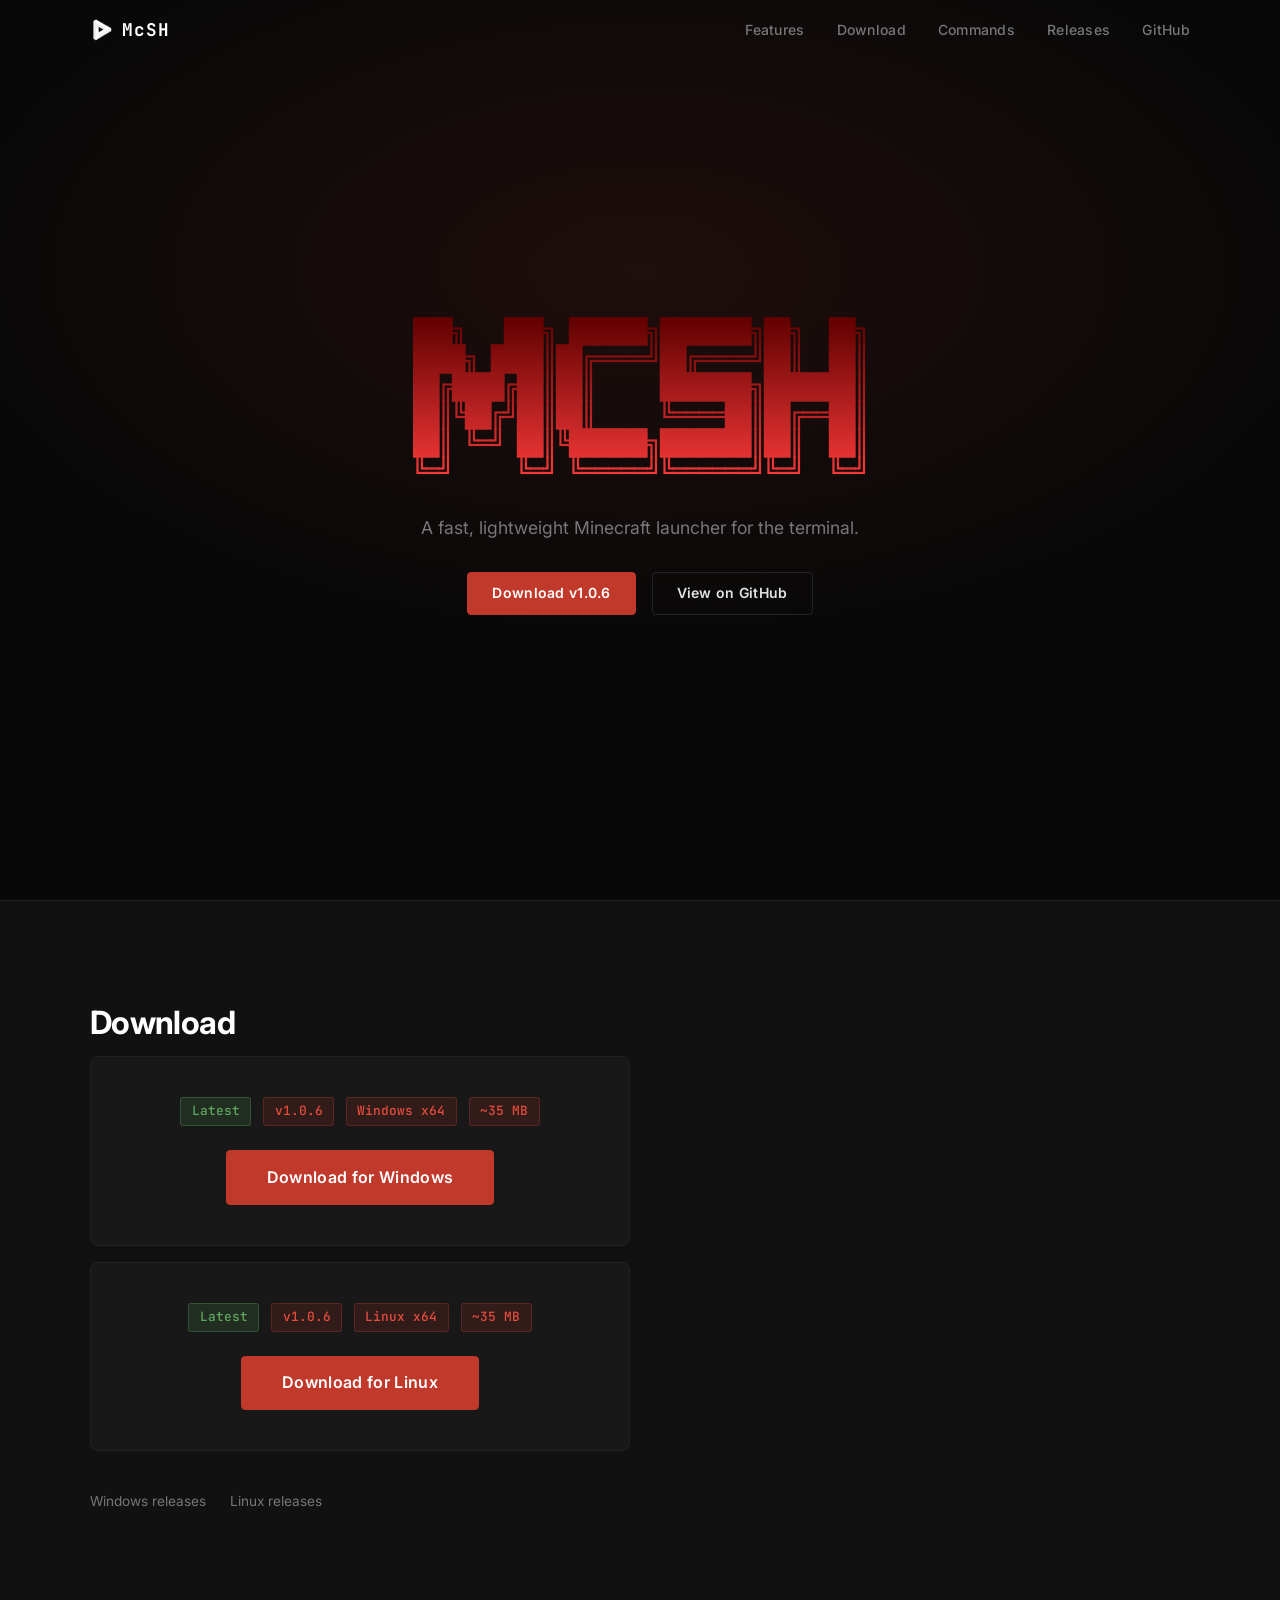
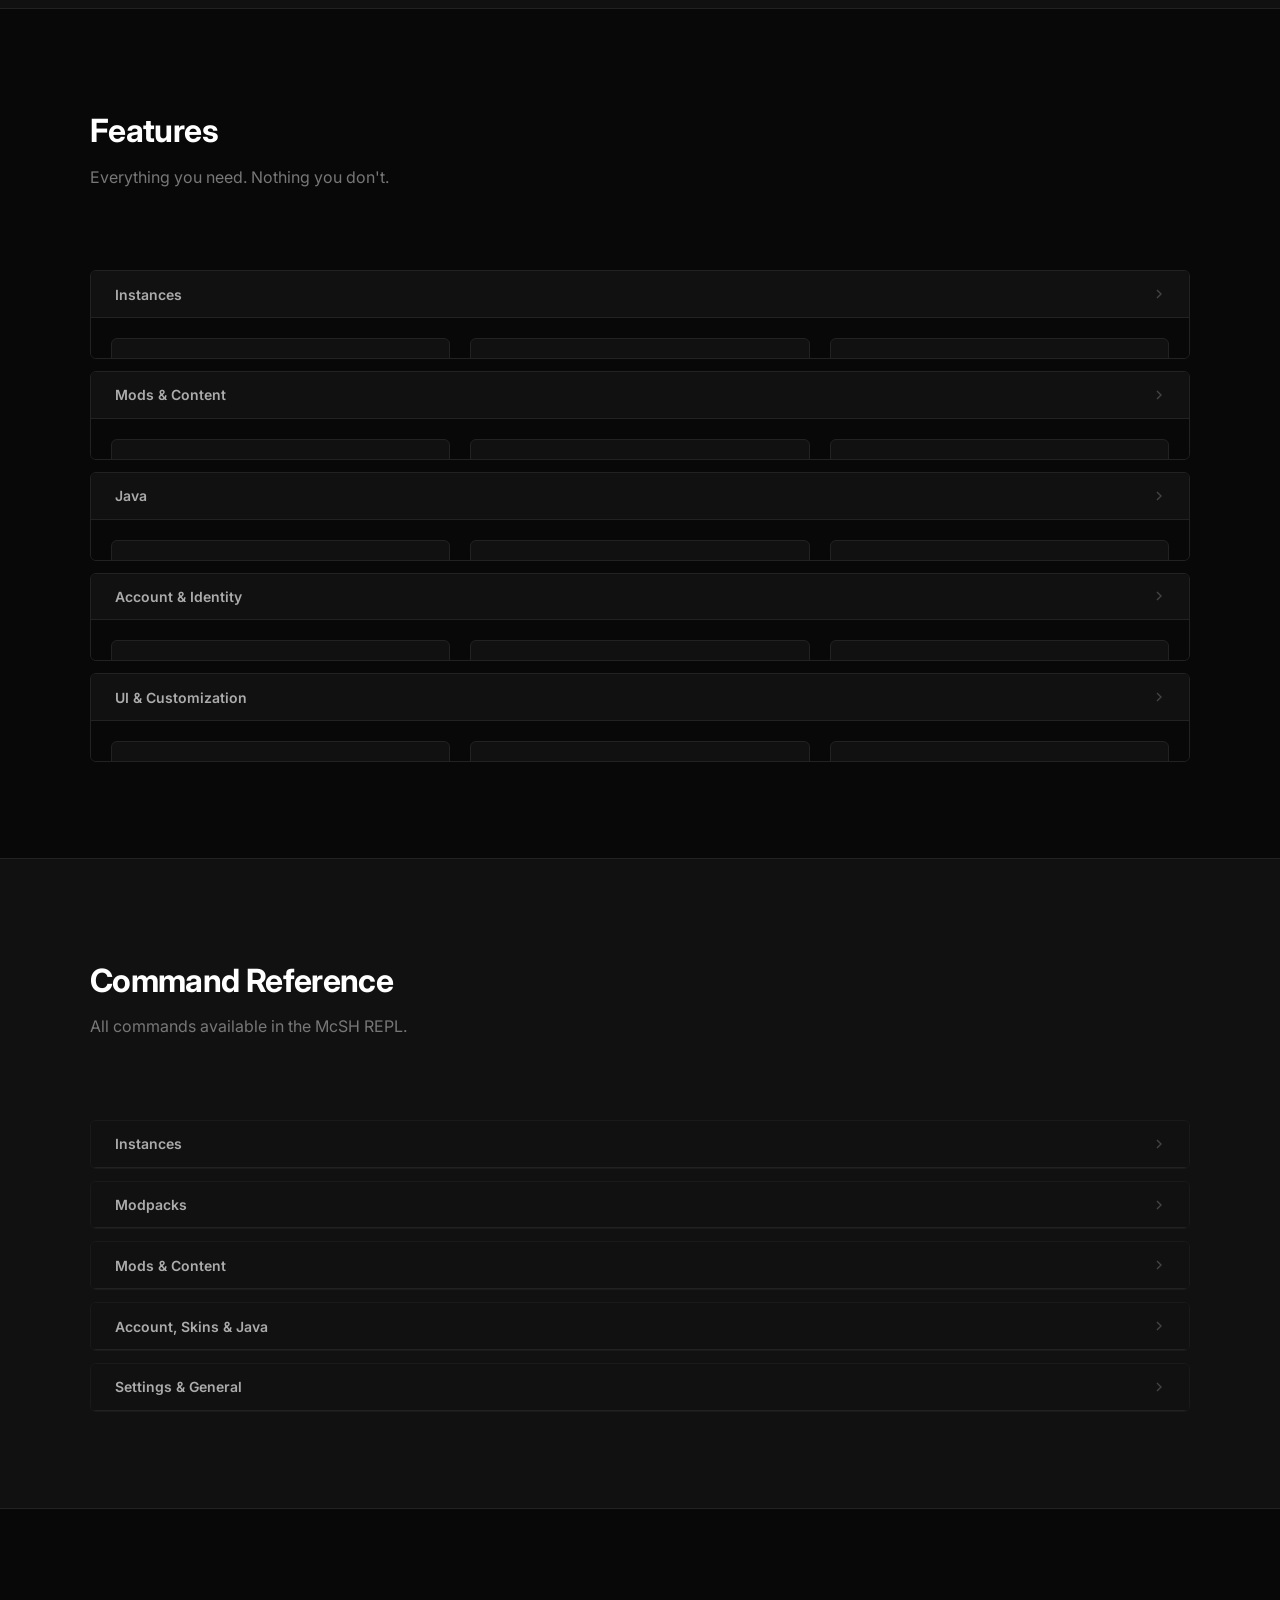
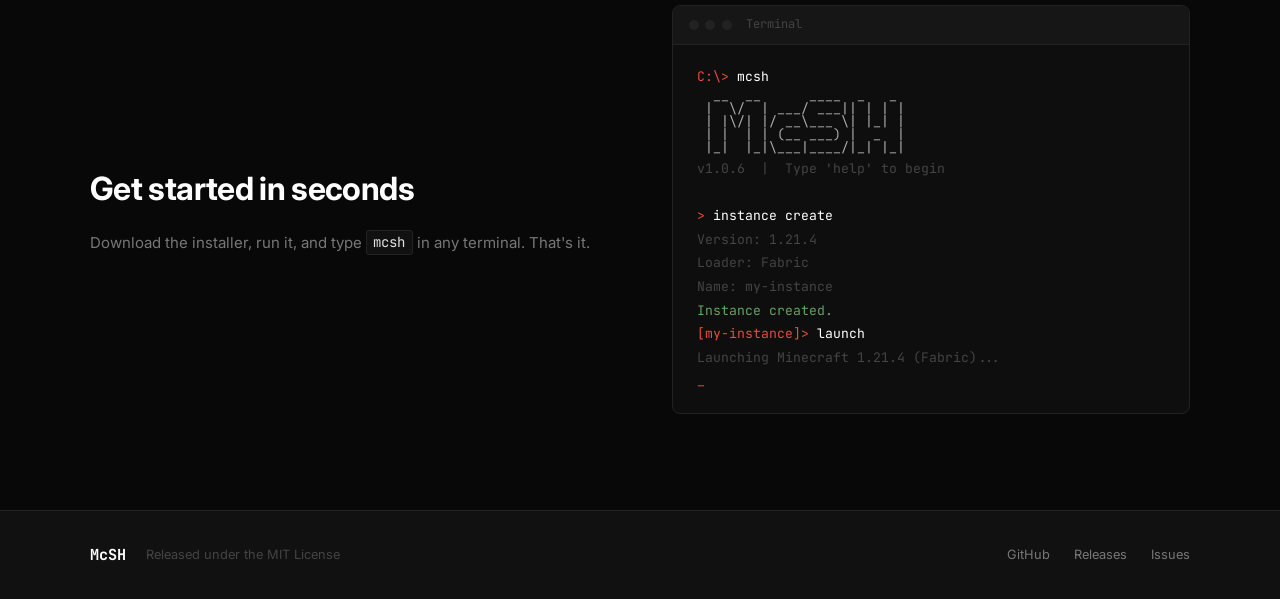
<file: docs/index.html>
<!DOCTYPE html>
<html lang="en">
<head>
    <meta charset="UTF-8">
    <meta name="viewport" content="width=device-width, initial-scale=1.0">
    <meta name="description" content="McSH &mdash; A fast, lightweight Minecraft launcher for the terminal. No GUI. No bloat.">
    <title>McSH Launcher</title>
    <link rel="stylesheet" href="style.css">
    <link rel="icon" type="image/png" href="favicon.png">
    <link rel="preconnect" href="https://fonts.googleapis.com">
    <link rel="preconnect" href="https://fonts.gstatic.com" crossorigin>
    <link href="https://fonts.googleapis.com/css2?family=Inter:wght@400;500;600;700&family=JetBrains+Mono:wght@400;500&display=swap" rel="stylesheet">
</head>
<body>

    <nav id="navbar">
        <div class="nav-inner">
            <a href="#" class="nav-logo">
                <img src="assets/logo.png" alt="McSH" class="nav-logo-img">
                McSH
            </a>
            <div class="nav-links">
                <a href="#features">Features</a>
                <a href="#download">Download</a>
                <a href="#commands">Commands</a>
                <a href="releases.html">Releases</a>
                <a href="https://github.com/kalakaritzu/mcsh" target="_blank" rel="noopener">GitHub</a>
            </div>
            <button class="nav-toggle" aria-label="Toggle menu">
                <span></span><span></span><span></span>
            </button>
        </div>
    </nav>

    <section class="hero">
        <div class="hero-bg"></div>
        <div class="hero-inner">
            <pre class="hero-ascii" aria-label="McSH">███╗   ███╗ ██████╗███████╗██╗  ██╗
████╗ ████║██╔════╝██╔════╝██║  ██║
██╔████╔██║██║     ███████╗███████║
██║╚██╔╝██║██║     ╚════██║██╔══██║
██║ ╚═╝ ██║╚██████╗███████║██║  ██║
╚═╝     ╚═╝ ╚═════╝╚══════╝╚═╝  ╚═╝</pre>
            <p class="hero-tagline">A fast, lightweight Minecraft launcher for the terminal.</p>
            <div class="hero-buttons">
                <a href="#download" class="btn btn-primary">Download v1.0.6</a>
                <a href="https://github.com/kalakaritzu/mcsh" class="btn btn-outline" target="_blank" rel="noopener">View on GitHub</a>
            </div>
        </div>
        <div class="hero-fade"></div>
    </section>

    <section class="downloads" id="download">
        <div class="section-inner">
            <h2>Download</h2>

            <div class="download-card">
                <div class="download-meta">
                    <span class="tag tag-latest">Latest</span>
                    <span class="tag">v1.0.6</span>
                    <span class="tag">Windows x64</span>
                    <span class="tag">~35 MB</span>
                </div>
                <a href="https://github.com/kalakaritzu/mcsh/releases/download/v1.0.6/McSH-1.0.6.msi" class="btn btn-primary btn-large" target="_blank" rel="noopener">
                    Download for Windows
                </a>
            </div>

            <div class="download-card" style="margin-top: 1rem;">
                <div class="download-meta">
                    <span class="tag tag-latest">Latest</span>
                    <span class="tag">v1.0.6</span>
                    <span class="tag">Linux x64</span>
                    <span class="tag">~35 MB</span>
                </div>
                <a href="https://github.com/kalakaritzu/mcsh/releases/download/v1.0.6/McSH-1.0.6-linux-x64.tar.gz" class="btn btn-primary btn-large" target="_blank" rel="noopener">
                    Download for Linux
                </a>
            </div>

            <div style="display:flex; gap: 1.5rem; margin-top: 1.2rem;">
                <a href="releases.html" class="all-releases-link">Windows releases</a>
                <a href="releases.html?os=linux" class="all-releases-link">Linux releases</a>
            </div>
        </div>
    </section>

    <section class="features" id="features">
        <div class="section-inner">
            <h2>Features</h2>
            <p class="section-sub">Everything you need. Nothing you don't.</p>

            <!-- Ã¢â€â‚¬Ã¢â€â‚¬ Instances Ã¢â€â‚¬Ã¢â€â‚¬ -->
            <div class="feat-group">
                <button class="feat-group-header" aria-expanded="false">
                    <span>Instances</span>
                    <svg class="feat-arrow" viewBox="0 0 24 24" fill="none" stroke="currentColor" stroke-width="2"><polyline points="6 9 12 15 18 9"/></svg>
                </button>
                <div class="feat-group-body">
                    <div class="features-grid">
                        <div class="feature-card">
                            <div class="feature-accent"></div>
                            <h3>Instance Management</h3>
                            <p>Create, run, rename, clone, and delete isolated instances. Switch between them instantly with a single command.</p>
                        </div>
                        <div class="feature-card">
                            <div class="feature-accent"></div>
                            <h3>Quick CLI Launch</h3>
                            <p>Skip the REPL entirely: <code>mcsh run &lt;name&gt;</code> launches an instance straight from any terminal window.</p>
                        </div>
                        <div class="feature-card">
                            <div class="feature-accent"></div>
                            <h3>Per-Instance Config</h3>
                            <p><code>instance config</code> sets window resolution, RAM, extra JVM args, environment variables, and pre/post-launch hooks per instance.</p>
                        </div>
                        <div class="feature-card">
                            <div class="feature-accent"></div>
                            <h3>World Management</h3>
                            <p><code>instance worlds</code> lists every save. Backup a world as a zip, delete it, or open its folder &mdash; all without leaving the terminal.</p>
                        </div>
                        <div class="feature-card">
                            <div class="feature-accent"></div>
                            <h3>Auto-Backup</h3>
                            <p>Enable in settings to automatically zip world saves before every launch. Never lose progress to a bad update.</p>
                        </div>
                        <div class="feature-card">
                            <div class="feature-accent"></div>
                            <h3>Crash Detection</h3>
                            <p><code>instance crash</code> shows the latest crash report summary so you can diagnose what went wrong without digging through log folders.</p>
                        </div>
                        <div class="feature-card">
                            <div class="feature-accent"></div>
                            <h3>Export &amp; Backup</h3>
                            <p><code>instance export</code> zips a full instance for sharing. <code>instance backup</code> archives world saves with a timestamp.</p>
                        </div>
                        <div class="feature-card">
                            <div class="feature-accent"></div>
                            <h3>Prism / MultiMC Import</h3>
                            <p><code>instance prism &lt;path&gt;</code> imports an existing Prism or MultiMC instance &mdash; auto-detects version and mod loader from config files.</p>
                        </div>
                        <div class="feature-card">
                            <div class="feature-accent"></div>
                            <h3>.mrpack Export</h3>
                            <p><code>instance mrpack</code> exports your instance as a standards-compliant Modrinth pack. Compatible with Modrinth App, Prism, and McSH.</p>
                        </div>
                        <div class="feature-card">
                            <div class="feature-accent"></div>
                            <h3>Live Console</h3>
                            <p><code>console</code> attaches to a running instance's output with color-coded warnings and errors. Press ESC to detach without stopping the game.</p>
                        </div>
                        <div class="feature-card">
                            <div class="feature-accent"></div>
                            <h3>Recent Activity</h3>
                            <p><code>recent</code> shows recently played worlds and servers across all instances. <code>recent run &lt;#&gt;</code> jumps straight back in.</p>
                        </div>
                    </div>
                </div>
            </div>

            <!-- Ã¢â€â‚¬Ã¢â€â‚¬ Mods & Content Ã¢â€â‚¬Ã¢â€â‚¬ -->
            <div class="feat-group">
                <button class="feat-group-header" aria-expanded="false">
                    <span>Mods &amp; Content</span>
                    <svg class="feat-arrow" viewBox="0 0 24 24" fill="none" stroke="currentColor" stroke-width="2"><polyline points="6 9 12 15 18 9"/></svg>
                </button>
                <div class="feat-group-body">
                    <div class="features-grid">
                        <div class="feature-card">
                            <div class="feature-accent"></div>
                            <h3>Modrinth Integration</h3>
                            <p>Search, install, and manage mods, resource packs, shaders, plugins, and data packs directly from the terminal &mdash; no browser needed.</p>
                        </div>
                        <div class="feature-card">
                            <div class="feature-accent"></div>
                            <h3>Modpack Search &amp; Install</h3>
                            <p>Search Modrinth for modpacks, pick any version from a grouped version picker, and install everything &mdash; mods, configs, resource packs &mdash; in one command.</p>
                        </div>
                        <div class="feature-card">
                            <div class="feature-accent"></div>
                            <h3>Modpack Updates</h3>
                            <p><code>modpack update</code> checks all your modpack instances against Modrinth, shows what's outdated, and upgrades in one step &mdash; optionally copying your worlds.</p>
                        </div>
                        <div class="feature-card">
                            <div class="feature-accent"></div>
                            <h3>Mod Profiles</h3>
                            <p>Save named mod loadouts and switch between them instantly. <code>mod profile save</code> snapshots which mods are enabled &mdash; <code>mod profile load</code> restores them.</p>
                        </div>
                        <div class="feature-card">
                            <div class="feature-accent"></div>
                            <h3>Mod Toggle</h3>
                            <p><code>mod toggle &lt;name&gt;</code> enables or disables a mod without deleting it &mdash; handy for testing compatibility or switching playstyles.</p>
                        </div>
                        <div class="feature-card">
                            <div class="feature-accent"></div>
                            <h3>Mod Updates</h3>
                            <p><code>instance update</code> checks every installed mod against Modrinth and updates them all in one step. Already-installed mods are marked in search results.</p>
                        </div>
                    </div>
                </div>
            </div>

            <!-- Ã¢â€â‚¬Ã¢â€â‚¬ Java Ã¢â€â‚¬Ã¢â€â‚¬ -->
            <div class="feat-group">
                <button class="feat-group-header" aria-expanded="false">
                    <span>Java</span>
                    <svg class="feat-arrow" viewBox="0 0 24 24" fill="none" stroke="currentColor" stroke-width="2"><polyline points="6 9 12 15 18 9"/></svg>
                </button>
                <div class="feat-group-body">
                    <div class="features-grid">
                        <div class="feature-card">
                            <div class="feature-accent"></div>
                            <h3>Java Auto-Install</h3>
                            <p>Missing Java or wrong version? McSH downloads and manages the exact JDK each modpack requires &mdash; no admin rights, no PATH changes.</p>
                        </div>
                        <div class="feature-card">
                            <div class="feature-accent"></div>
                            <h3>Java Management</h3>
                            <p><code>java</code> lists every JDK detected on your system. Set a custom Java path globally with one command &mdash; McSH uses it for all launches.</p>
                        </div>
                        <div class="feature-card">
                            <div class="feature-accent"></div>
                            <h3>Fast Launch</h3>
                            <p>Aikar G1GC flags applied automatically. Background pre-warm on <code>instance select</code> and a differential asset cache mean <code>i run</code> is near-instant on warm launches.</p>
                        </div>
                    </div>
                </div>
            </div>

            <!-- Ã¢â€â‚¬Ã¢â€â‚¬ Account & Identity Ã¢â€â‚¬Ã¢â€â‚¬ -->
            <div class="feat-group">
                <button class="feat-group-header" aria-expanded="false">
                    <span>Account &amp; Identity</span>
                    <svg class="feat-arrow" viewBox="0 0 24 24" fill="none" stroke="currentColor" stroke-width="2"><polyline points="6 9 12 15 18 9"/></svg>
                </button>
                <div class="feat-group-body">
                    <div class="features-grid">
                        <div class="feature-card">
                            <div class="feature-accent"></div>
                            <h3>Microsoft Auth</h3>
                            <p>Full Microsoft Device Code Flow with automatic background token refresh. Authenticate once, stay signed in.</p>
                        </div>
                        <div class="feature-card">
                            <div class="feature-accent"></div>
                            <h3>Multi-Account</h3>
                            <p>Sign in with multiple Microsoft accounts and switch between them instantly. <code>auth login &lt;alias&gt;</code> saves any account. <code>auth switch</code> makes it active.</p>
                        </div>
                        <div class="feature-card">
                            <div class="feature-accent"></div>
                            <h3>Skins &amp; Capes</h3>
                            <p>Import skin PNGs locally, browse your collection, and apply them to your Minecraft account instantly. Select and toggle capes from the same menu.</p>
                        </div>
                    </div>
                </div>
            </div>

            <!-- Ã¢â€â‚¬Ã¢â€â‚¬ UI & Customization Ã¢â€â‚¬Ã¢â€â‚¬ -->
            <div class="feat-group">
                <button class="feat-group-header" aria-expanded="false">
                    <span>UI &amp; Customization</span>
                    <svg class="feat-arrow" viewBox="0 0 24 24" fill="none" stroke="currentColor" stroke-width="2"><polyline points="6 9 12 15 18 9"/></svg>
                </button>
                <div class="feat-group-body">
                    <div class="features-grid">
                        <div class="feature-card">
                            <div class="feature-accent"></div>
                            <h3>Themes</h3>
                            <p>Six built-in color themes &mdash; Crimson, Arctic, Forest, Amber, Violet, Steel. Switch instantly with <code>settings theme &lt;name&gt;</code> and it persists across restarts.</p>
                        </div>
                        <div class="feature-card">
                            <div class="feature-accent"></div>
                            <h3>Localization</h3>
                            <p>Full English and Spanish translations built in. Switch at any time with <code>settings language en</code> or <code>settings language es</code>.</p>
                        </div>
                        <div class="feature-card">
                            <div class="feature-accent"></div>
                            <h3>Tab Completion</h3>
                            <p>Context-aware completions for all commands, subcommands, and instance names. Hit Tab anywhere in the REPL.</p>
                        </div>
                        <div class="feature-card">
                            <div class="feature-accent"></div>
                            <h3>Update Checker</h3>
                            <p>Notifies you on startup when a newer release is available. Run <code>update</code> to download and install it in one step.</p>
                        </div>
                        <div class="feature-card">
                            <div class="feature-accent"></div>
                            <h3>Cross-Platform</h3>
                            <p>Runs natively on Windows and Linux. Data stored in <code>%APPDATA%\McSH</code> on Windows and <code>~/.local/share/McSH</code> on Linux.</p>
                        </div>
                        <div class="feature-card">
                            <div class="feature-accent"></div>
                            <h3>Low Memory</h3>
                            <p>The launcher itself uses under 30MB of RAM &mdash; leaving the rest for the game where it belongs.</p>
                        </div>
                        <div class="feature-card">
                            <div class="feature-accent"></div>
                            <h3>Fast Startup</h3>
                            <p>Launches in about 1 second. No splash screens, no telemetry, no background processes phoning home.</p>
                        </div>
                    </div>
                </div>
            </div>

        </div>
    </section>

    <section class="commands" id="commands">
        <div class="section-inner">
            <h2>Command Reference</h2>
            <p class="section-sub">All commands available in the McSH REPL.</p>

            <div class="feat-group">
                <button class="feat-group-header cmd-group-header" aria-expanded="false">
                    <span>Instances</span>
                    <svg class="feat-arrow" viewBox="0 0 24 24" fill="none" stroke="currentColor" stroke-width="2"><polyline points="6 9 12 15 18 9"/></svg>
                </button>
                <div class="feat-group-body">
                    <table class="cmd-table">
                        <colgroup><col class="col-cmd"><col class="col-desc"></colgroup>
                        <thead><tr><th>Command</th><th>Description</th></tr></thead>
                        <tbody>
                            <tr><td><code>instance create</code></td><td>Create a new Minecraft instance (guided wizard)</td></tr>
                            <tr><td><code>instance list</code></td><td>List all instances with running status</td></tr>
                            <tr><td><code>instance select &lt;name&gt;</code></td><td>Set the active instance and pre-warm</td></tr>
                            <tr><td><code>instance run [name]</code></td><td>Launch an instance &mdash; prompts if none selected</td></tr>
                            <tr><td><code>run / launch &lt;name&gt;</code></td><td>Quick-launch from any terminal (alias: r)</td></tr>
                            <tr><td><code>instance stop / kill &lt;name&gt;</code></td><td>Force-kill the running instance</td></tr>
                            <tr><td><code>instance info [name]</code></td><td>Show version, loader, RAM, mods, path</td></tr>
                            <tr><td><code>instance open [name]</code></td><td>Open instance folder in File Explorer</td></tr>
                            <tr><td><code>instance clone &lt;name&gt;</code></td><td>Duplicate an existing instance</td></tr>
                            <tr><td><code>instance rename &lt;name&gt;</code></td><td>Rename an instance</td></tr>
                            <tr><td><code>instance delete &lt;name&gt;</code></td><td>Delete an instance</td></tr>
                            <tr><td><code>instance config [name]</code></td><td>Configure window, RAM, JVM args, env vars, hooks</td></tr>
                            <tr><td><code>instance worlds [name]</code></td><td>Browse worlds &mdash; backup, delete, or open folder</td></tr>
                            <tr><td><code>instance crash [name]</code></td><td>Show the latest crash report</td></tr>
                            <tr><td><code>instance export [name]</code></td><td>Zip a full instance for sharing or backup</td></tr>
                            <tr><td><code>instance backup [name]</code></td><td>Zip world saves with a timestamp</td></tr>
                            <tr><td><code>instance import &lt;path&gt;</code></td><td>Import a .mrpack modpack file</td></tr>
                            <tr><td><code>instance mrpack</code></td><td>Export instance as a shareable .mrpack</td></tr>
                            <tr><td><code>instance prism &lt;path&gt;</code></td><td>Import a Prism Launcher / MultiMC instance</td></tr>
                            <tr><td><code>instance update [name]</code></td><td>Update all mods to their latest versions</td></tr>
                            <tr><td><code>console</code></td><td>Attach to a running instance's console (ESC to detach)</td></tr>
                            <tr><td><code>recent</code></td><td>Show recently played worlds and servers</td></tr>
                            <tr><td><code>recent run &lt;#&gt;</code></td><td>Jump straight into a recent entry</td></tr>
                        </tbody>
                    </table>
                </div>
            </div>

            <div class="feat-group">
                <button class="feat-group-header cmd-group-header" aria-expanded="false">
                    <span>Modpacks</span>
                    <svg class="feat-arrow" viewBox="0 0 24 24" fill="none" stroke="currentColor" stroke-width="2"><polyline points="6 9 12 15 18 9"/></svg>
                </button>
                <div class="feat-group-body">
                    <table class="cmd-table">
                        <colgroup><col class="col-cmd"><col class="col-desc"></colgroup>
                        <thead><tr><th>Command</th><th>Description</th></tr></thead>
                        <tbody>
                            <tr><td><code>modpack search &lt;query&gt;</code></td><td>Search Modrinth for modpacks</td></tr>
                            <tr><td><code>modpack install &lt;#&gt;</code></td><td>Install with version picker &mdash; grouped by MC version</td></tr>
                            <tr><td><code>modpack update</code></td><td>Check all modpack instances for newer versions</td></tr>
                            <tr><td><code>instance import &lt;path&gt;</code></td><td>Import a local .mrpack file</td></tr>
                        </tbody>
                    </table>
                </div>
            </div>

            <div class="feat-group">
                <button class="feat-group-header cmd-group-header" aria-expanded="false">
                    <span>Mods &amp; Content</span>
                    <svg class="feat-arrow" viewBox="0 0 24 24" fill="none" stroke="currentColor" stroke-width="2"><polyline points="6 9 12 15 18 9"/></svg>
                </button>
                <div class="feat-group-body">
                    <table class="cmd-table">
                        <colgroup><col class="col-cmd"><col class="col-desc"></colgroup>
                        <thead><tr><th>Command</th><th>Description</th></tr></thead>
                        <tbody>
                            <tr><td><code>mod search &lt;query&gt;</code></td><td>Search Modrinth for mods</td></tr>
                            <tr><td><code>mod install &lt;#&gt;</code></td><td>Install a mod from search results</td></tr>
                            <tr><td><code>mod details &lt;#&gt;</code></td><td>View full mod details and install prompt</td></tr>
                            <tr><td><code>mod list</code></td><td>List installed mods</td></tr>
                            <tr><td><code>mod toggle &lt;name&gt;</code></td><td>Enable or disable a mod</td></tr>
                            <tr><td><code>mod remove / uninstall &lt;name&gt;</code></td><td>Uninstall a mod</td></tr>
                            <tr><td><code>mod import &lt;path.jar&gt;</code></td><td>Import a local .jar</td></tr>
                            <tr><td><code>mod profile save/load/list/delete</code></td><td>Manage named mod loadouts</td></tr>
                            <tr><td><code>resourcepack search/install/details</code></td><td>Resource packs via Modrinth (alias: rp)</td></tr>
                            <tr><td><code>shader search/install/details</code></td><td>Shaders via Modrinth</td></tr>
                            <tr><td><code>plugin search/install/details</code></td><td>Server plugins via Modrinth (alias: pl)</td></tr>
                            <tr><td><code>datapack search/install/details</code></td><td>Data packs via Modrinth (alias: dp)</td></tr>
                        </tbody>
                    </table>
                </div>
            </div>

            <div class="feat-group">
                <button class="feat-group-header cmd-group-header" aria-expanded="false">
                    <span>Account, Skins &amp; Java</span>
                    <svg class="feat-arrow" viewBox="0 0 24 24" fill="none" stroke="currentColor" stroke-width="2"><polyline points="6 9 12 15 18 9"/></svg>
                </button>
                <div class="feat-group-body">
                    <table class="cmd-table">
                        <colgroup><col class="col-cmd"><col class="col-desc"></colgroup>
                        <thead><tr><th>Command</th><th>Description</th></tr></thead>
                        <tbody>
                            <tr><td><code>auth login [alias]</code></td><td>Sign in with Microsoft Device Code Flow</td></tr>
                            <tr><td><code>auth logout</code></td><td>Remove stored credentials</td></tr>
                            <tr><td><code>auth status</code></td><td>Show current authentication state</td></tr>
                            <tr><td><code>auth accounts</code></td><td>List all saved accounts</td></tr>
                            <tr><td><code>auth switch &lt;alias&gt;</code></td><td>Switch the active account</td></tr>
                            <tr><td><code>skin</code></td><td>Browse saved skins and apply one to your account</td></tr>
                            <tr><td><code>skin import &lt;path.png&gt;</code></td><td>Import a local skin PNG</td></tr>
                            <tr><td><code>skin cape</code></td><td>Select or disable a cape on your account</td></tr>
                            <tr><td><code>skin delete &lt;name&gt;</code></td><td>Remove a saved skin</td></tr>
                            <tr><td><code>java</code></td><td>List detected Java installations and set a custom path</td></tr>
                        </tbody>
                    </table>
                </div>
            </div>

            <div class="feat-group">
                <button class="feat-group-header cmd-group-header" aria-expanded="false">
                    <span>Settings &amp; General</span>
                    <svg class="feat-arrow" viewBox="0 0 24 24" fill="none" stroke="currentColor" stroke-width="2"><polyline points="6 9 12 15 18 9"/></svg>
                </button>
                <div class="feat-group-body">
                    <table class="cmd-table">
                        <colgroup><col class="col-cmd"><col class="col-desc"></colgroup>
                        <thead><tr><th>Command</th><th>Description</th></tr></thead>
                        <tbody>
                            <tr><td><code>settings</code></td><td>Open the interactive settings menu (alias: s)</td></tr>
                            <tr><td><code>settings theme &lt;name&gt;</code></td><td>Switch color theme (crimson, arctic, forest, amber, violet, steel)</td></tr>
                            <tr><td><code>settings language &lt;en|es&gt;</code></td><td>Switch language</td></tr>
                            <tr><td><code>help</code></td><td>Quick-start guide</td></tr>
                            <tr><td><code>ref</code></td><td>Full in-app command reference (alias: c)</td></tr>
                            <tr><td><code>version</code></td><td>Show McSH version and runtime info</td></tr>
                            <tr><td><code>update</code></td><td>Update McSH to the latest version</td></tr>
                            <tr><td><code>restart</code></td><td>Restart McSH in a new terminal window</td></tr>
                            <tr><td><code>clear</code></td><td>Clear the terminal screen (alias: cls)</td></tr>
                            <tr><td><code>exit</code></td><td>Exit McSH</td></tr>
                        </tbody>
                    </table>
                </div>
            </div>

        </div>
    </section>

    <section class="install-section">
        <div class="section-inner install-inner">
            <div class="install-text">
                <h2>Get started in seconds</h2>
                <p>Download the installer, run it, and type <code>mcsh</code> in any terminal. That's it.</p>
            </div>
            <div class="terminal-block">
                <div class="terminal-bar">
                    <span class="t-dot"></span><span class="t-dot"></span><span class="t-dot"></span>
                    <span class="t-title">Terminal</span>
                </div>
                <div class="terminal-body">
                    <p><span class="t-prompt">C:\&gt;</span> <span class="t-cmd">mcsh</span></p>
                    <pre class="t-out t-banner">  __  __      ____  _   _
 |  \/  | ___/ ___|| | | |
 | |\/| |/ __\___ \| |_| |
 | |  | | (__ ___) |  _  |
 |_|  |_|\___|____/|_| |_|</pre>
                    <p class="t-out t-dim">v1.0.6  |  Type 'help' to begin</p>
                    <p class="t-out">&nbsp;</p>
                    <p><span class="t-prompt">&gt;</span> <span class="t-cmd">instance create</span></p>
                    <p class="t-out t-dim">Version: 1.21.4</p>
                    <p class="t-out t-dim">Loader: Fabric</p>
                    <p class="t-out t-dim">Name: my-instance</p>
                    <p class="t-out t-green">Instance created.</p>
                    <p><span class="t-prompt">[my-instance]&gt;</span> <span class="t-cmd">launch</span></p>
                    <p class="t-out t-dim">Launching Minecraft 1.21.4 (Fabric)...</p>
                    <p class="t-cursor">_</p>
                </div>
            </div>
        </div>
    </section>

    <footer>
        <div class="footer-inner">
            <div class="footer-left">
                <span class="footer-logo">McSH</span>
                <span class="footer-copy">Released under the MIT License</span>
            </div>
            <div class="footer-links">
                <a href="https://github.com/kalakaritzu/mcsh" target="_blank" rel="noopener">GitHub</a>
                <a href="https://github.com/kalakaritzu/mcsh/releases" target="_blank" rel="noopener">Releases</a>
                <a href="https://github.com/kalakaritzu/mcsh/issues" target="_blank" rel="noopener">Issues</a>
            </div>
        </div>
    </footer>

    <script>
        // Navbar scroll effect
        const navbar = document.getElementById('navbar');
        window.addEventListener('scroll', () => {
            navbar.classList.toggle('scrolled', window.scrollY > 60);
        });

        // Hamburger menu
        document.querySelector('.nav-toggle').addEventListener('click', () => {
            navbar.classList.toggle('nav-open');
        });
        document.querySelectorAll('.nav-links a').forEach(a => {
            a.addEventListener('click', () => navbar.classList.remove('nav-open'));
        });

        // Feature accordion
        document.querySelectorAll('.feat-group-header').forEach(btn => {
            const body = btn.nextElementSibling;
            body.style.maxHeight = '0px';

            btn.addEventListener('click', () => {
                const open = btn.getAttribute('aria-expanded') === 'true';
                if (open) {
                    body.style.maxHeight = '0px';
                    btn.setAttribute('aria-expanded', 'false');
                } else {
                    body.style.maxHeight = body.scrollHeight + 'px';
                    btn.setAttribute('aria-expanded', 'true');
                }
            });
        });
    </script>

</body>
</html>
</file>
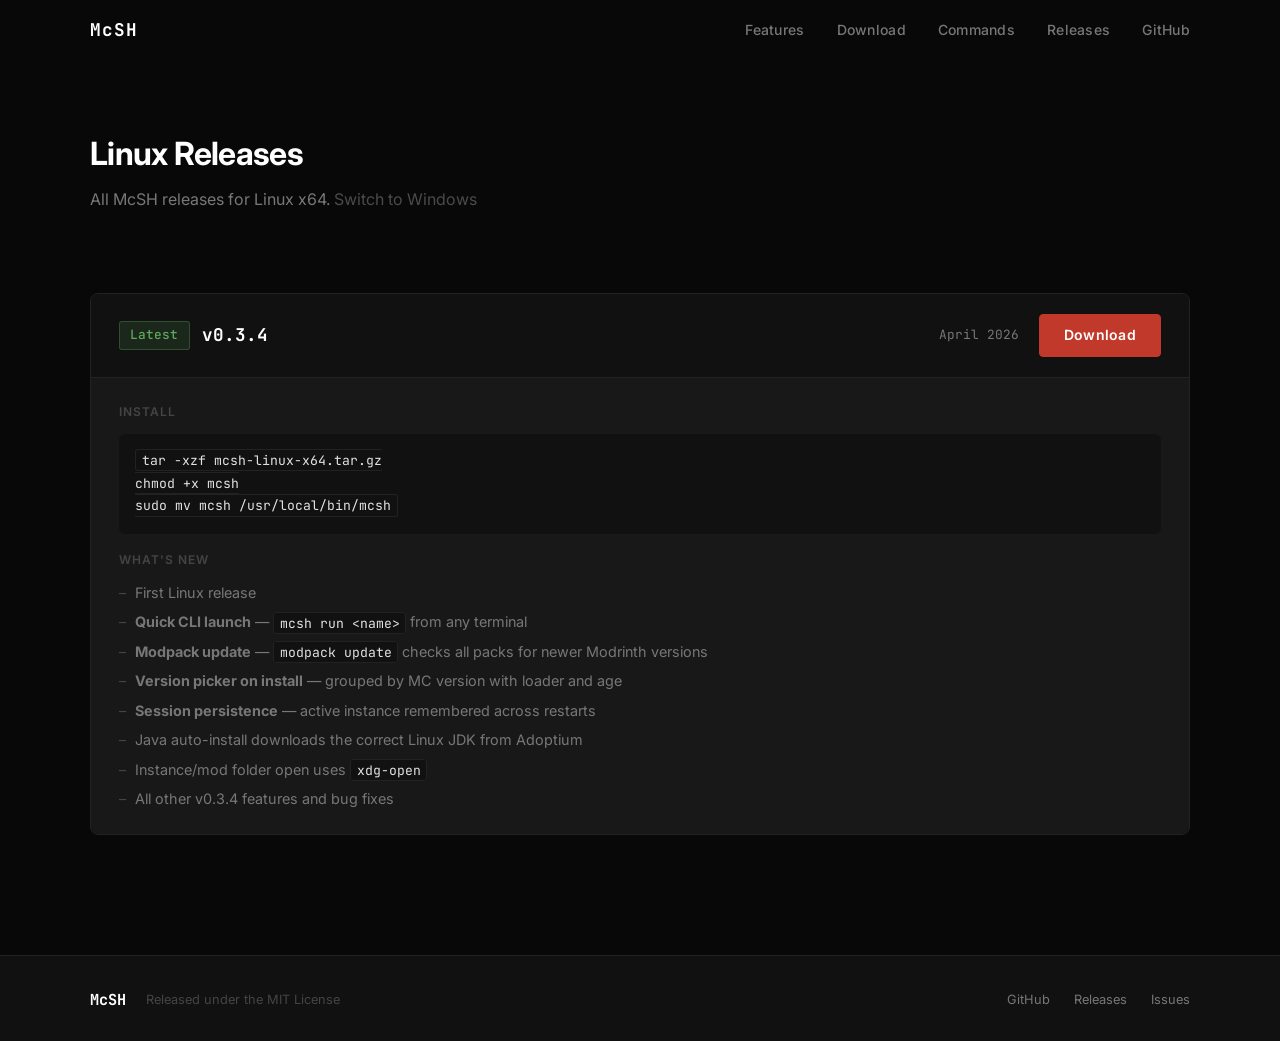
<file: docs/releases-linux.html>
<!DOCTYPE html>
<html lang="en">
<head>
    <meta charset="UTF-8">
    <meta name="viewport" content="width=device-width, initial-scale=1.0">
    <meta name="description" content="McSH Launcher — Linux Releases">
    <title>Linux Releases — McSH Launcher</title>
    <link rel="stylesheet" href="style.css">
    <link rel="icon" type="image/png" href="favicon.png">
    <link rel="preconnect" href="https://fonts.googleapis.com">
    <link rel="preconnect" href="https://fonts.gstatic.com" crossorigin>
    <link href="https://fonts.googleapis.com/css2?family=Inter:wght@400;500;600;700&family=JetBrains+Mono:wght@400;500&display=swap" rel="stylesheet">
</head>
<body>

    <nav id="navbar" class="scrolled">
        <div class="nav-inner">
            <a href="index.html" class="nav-logo">McSH</a>
            <div class="nav-links">
                <a href="index.html#features">Features</a>
                <a href="index.html#download">Download</a>
                <a href="index.html#commands">Commands</a>
                <a href="releases.html">Releases</a>
                <a href="https://github.com/kalakaritzu/mcsh" target="_blank" rel="noopener">GitHub</a>
            </div>
            <button class="nav-toggle" aria-label="Toggle menu">
                <span></span><span></span><span></span>
            </button>
        </div>
    </nav>

    <section class="releases-page">
        <div class="section-inner">
            <h2>Linux Releases</h2>
            <p class="section-sub">All McSH releases for Linux x64. <a href="releases.html" style="color:inherit;opacity:0.6;">Switch to Windows</a></p>

            <div class="release-entry">
                <div class="release-header">
                    <div class="release-title">
                        <span class="tag tag-latest">Latest</span>
                        <span class="release-version">v0.3.4</span>
                    </div>
                    <div class="release-meta">
                        <span class="release-date">April 2026</span>
                        <a href="https://github.com/kalakaritzu/mcsh/releases/download/v0.3.4/mcsh-linux-x64.tar.gz" class="btn btn-primary" target="_blank" rel="noopener">Download</a>
                    </div>
                </div>
                <div class="release-body">
                    <h4>Install</h4>
                    <pre style="background:#111;padding:1rem;border-radius:6px;overflow-x:auto;font-size:0.85rem;"><code>tar -xzf mcsh-linux-x64.tar.gz
chmod +x mcsh
sudo mv mcsh /usr/local/bin/mcsh</code></pre>
                    <h4 style="margin-top:1rem;">What's new</h4>
                    <ul>
                        <li>First Linux release</li>
                        <li><strong>Quick CLI launch</strong> — <code>mcsh run &lt;name&gt;</code> from any terminal</li>
                        <li><strong>Modpack update</strong> — <code>modpack update</code> checks all packs for newer Modrinth versions</li>
                        <li><strong>Version picker on install</strong> — grouped by MC version with loader and age</li>
                        <li><strong>Session persistence</strong> — active instance remembered across restarts</li>
                        <li>Java auto-install downloads the correct Linux JDK from Adoptium</li>
                        <li>Instance/mod folder open uses <code>xdg-open</code></li>
                        <li>All other v0.3.4 features and bug fixes</li>
                    </ul>
                </div>
            </div>
        </div>
    </section>

    <footer>
        <div class="footer-inner">
            <div class="footer-left">
                <span class="footer-logo">McSH</span>
                <span class="footer-copy">Released under the MIT License</span>
            </div>
            <div class="footer-links">
                <a href="https://github.com/kalakaritzu/mcsh" target="_blank" rel="noopener">GitHub</a>
                <a href="https://github.com/kalakaritzu/mcsh/releases" target="_blank" rel="noopener">Releases</a>
                <a href="https://github.com/kalakaritzu/mcsh/issues" target="_blank" rel="noopener">Issues</a>
            </div>
        </div>
    </footer>

    <script>
        const navbar = document.getElementById('navbar');
        window.addEventListener('scroll', () => {
            navbar.classList.toggle('scrolled', window.scrollY > 60);
        });
        document.querySelector('.nav-toggle').addEventListener('click', () => {
            navbar.classList.toggle('nav-open');
        });
        document.querySelectorAll('.nav-links a').forEach(a => {
            a.addEventListener('click', () => navbar.classList.remove('nav-open'));
        });
    </script>

</body>
</html>
</file>
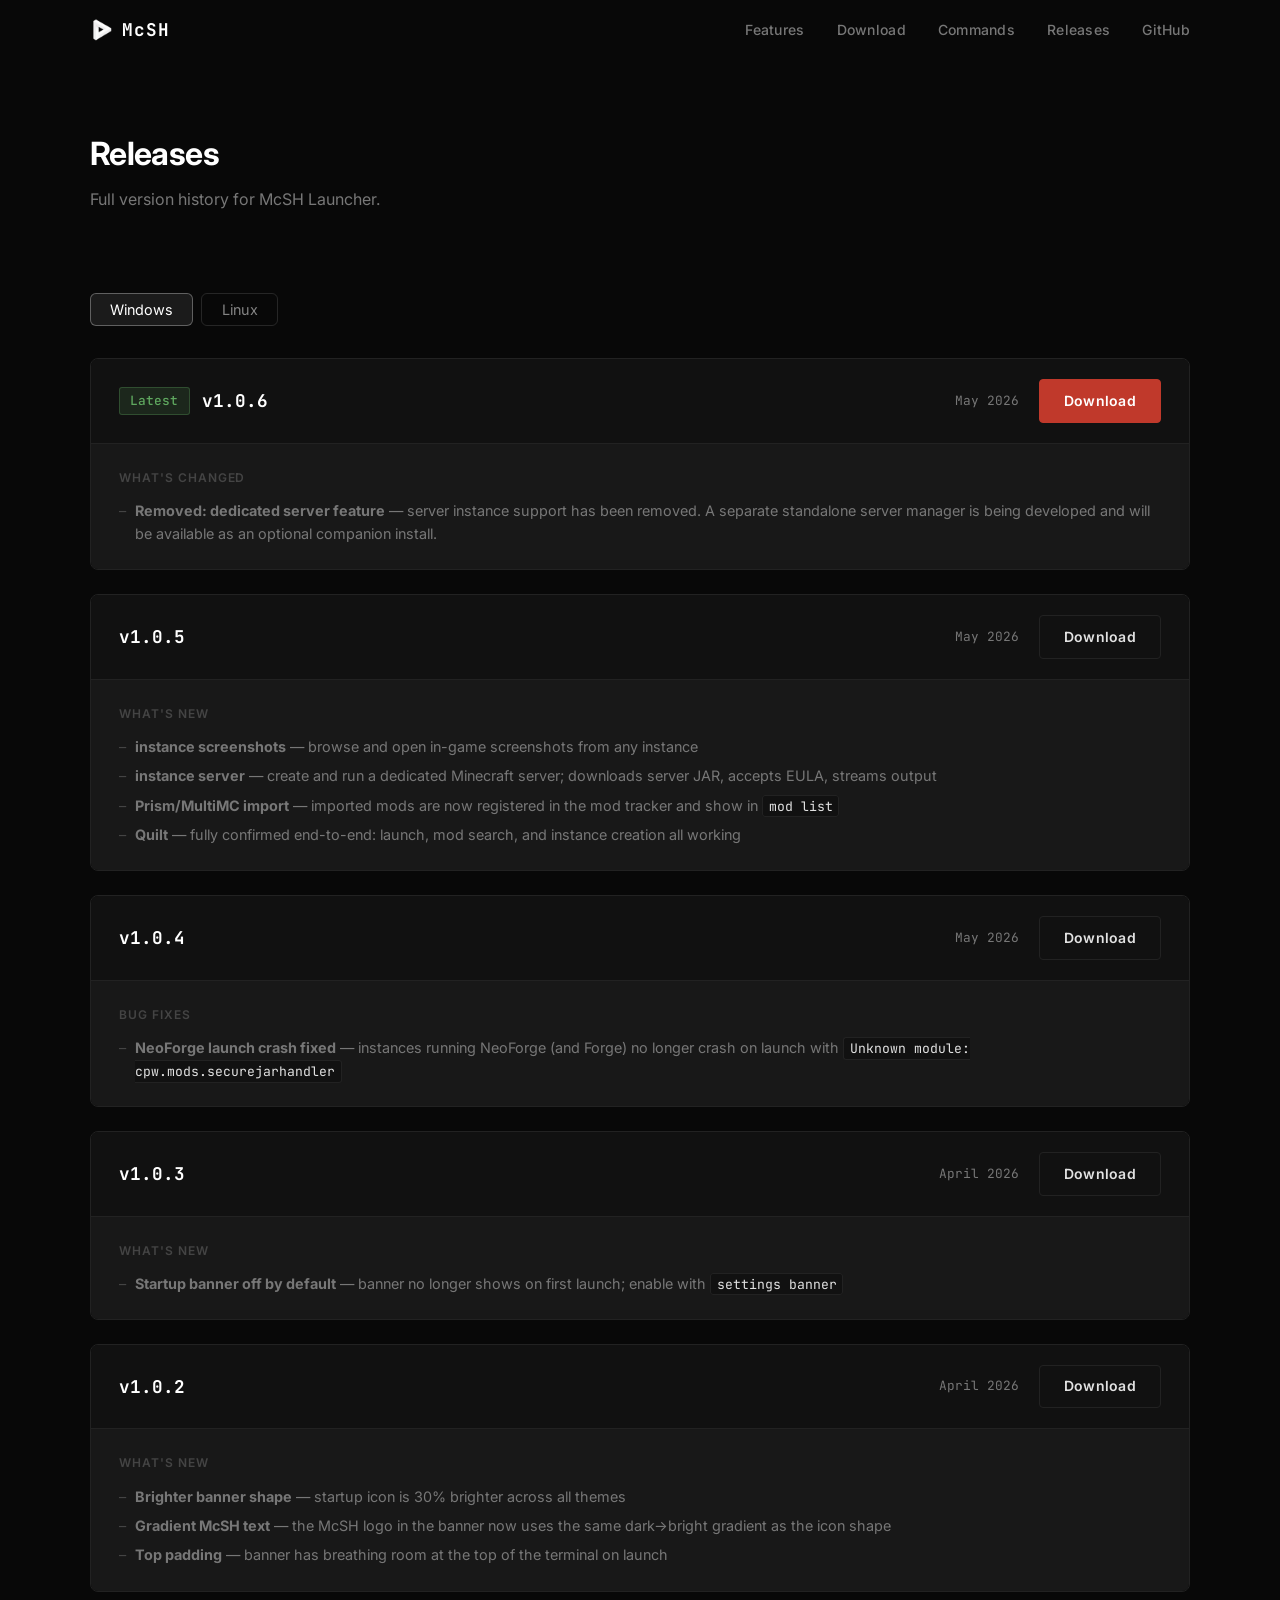
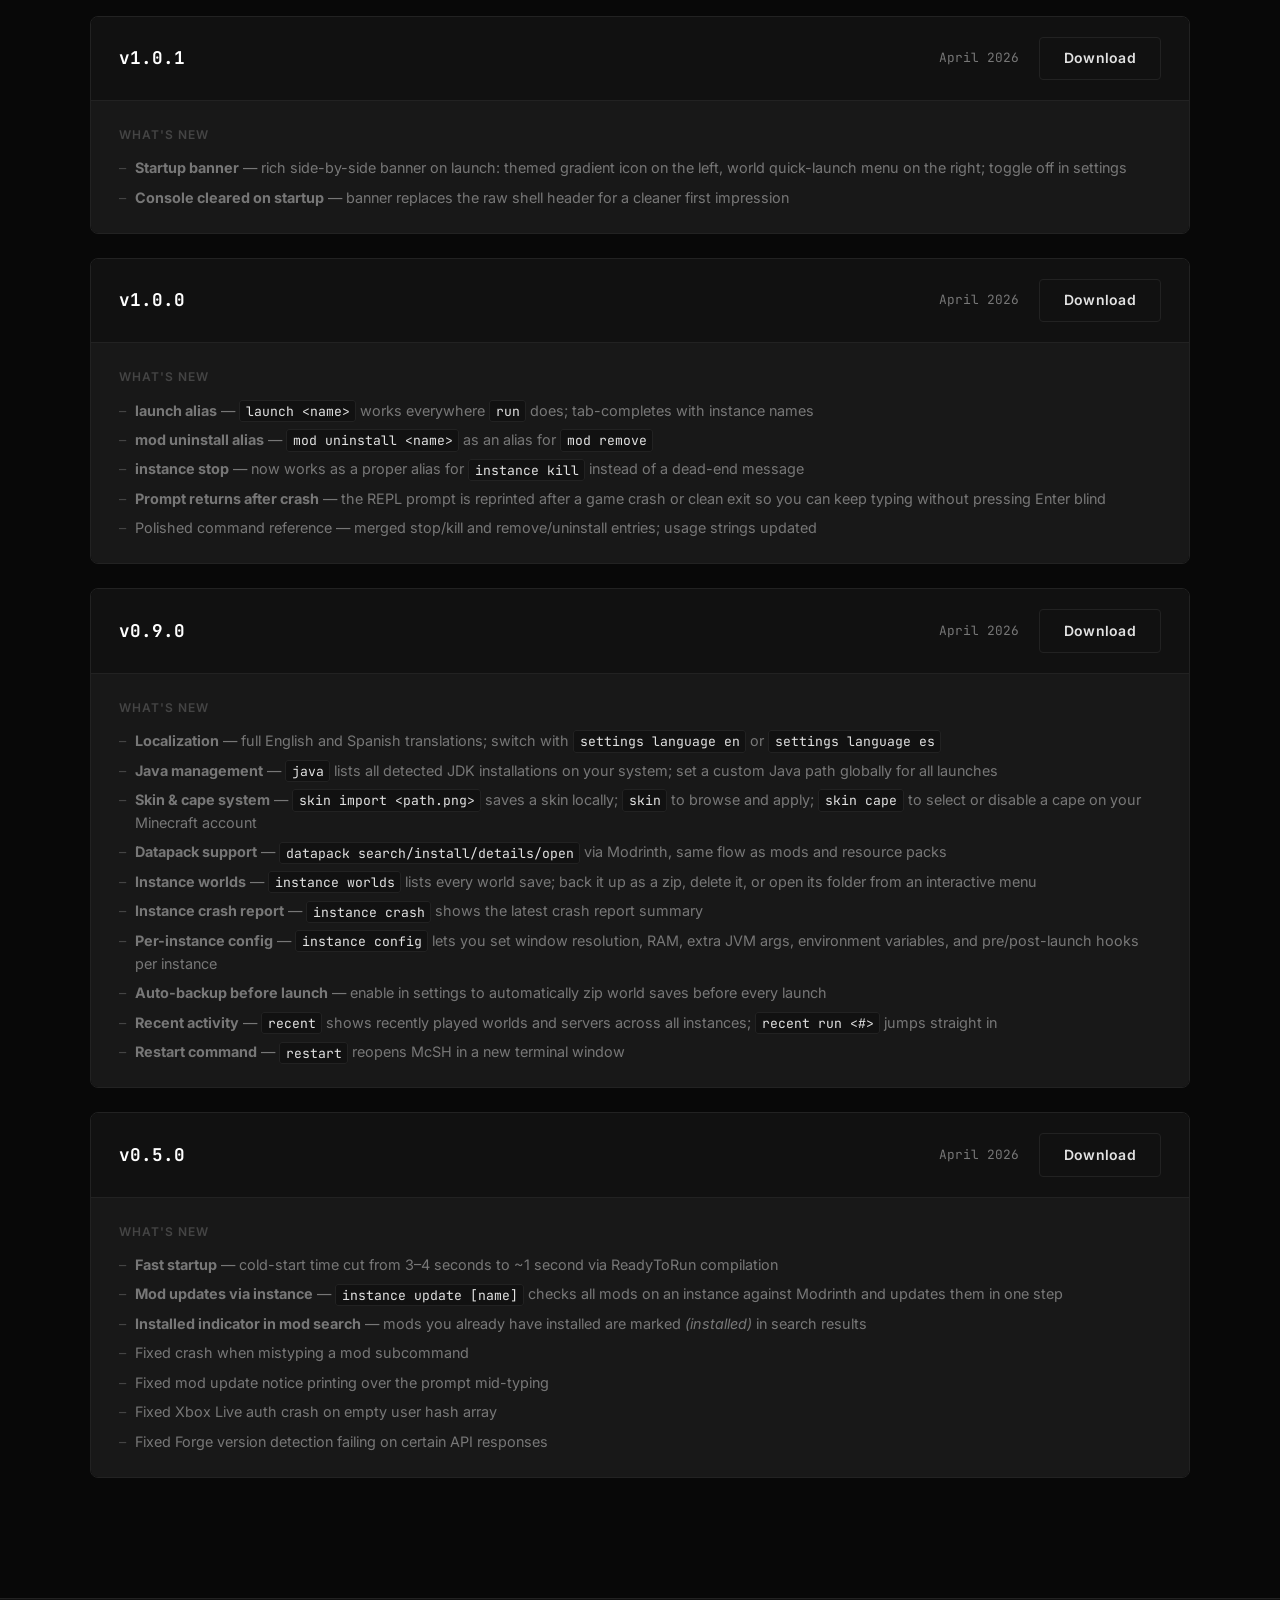
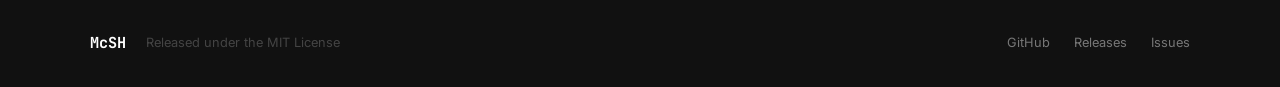
<file: docs/releases.html>
<!DOCTYPE html>
<html lang="en">
<head>
    <meta charset="UTF-8">
    <meta name="viewport" content="width=device-width, initial-scale=1.0">
    <meta name="description" content="McSH Launcher — All Releases">
    <title>Releases — McSH Launcher</title>
    <link rel="stylesheet" href="style.css">
    <link rel="icon" type="image/png" href="favicon.png">
    <link rel="preconnect" href="https://fonts.googleapis.com">
    <link rel="preconnect" href="https://fonts.gstatic.com" crossorigin>
    <link href="https://fonts.googleapis.com/css2?family=Inter:wght@400;500;600;700&family=JetBrains+Mono:wght@400;500&display=swap" rel="stylesheet">
    <style>
        .os-toggle {
            display: flex;
            gap: 0.5rem;
            margin-bottom: 2rem;
        }
        .os-toggle-btn {
            padding: 0.45rem 1.2rem;
            border-radius: 6px;
            border: 1px solid rgba(255,255,255,0.12);
            background: transparent;
            color: rgba(255,255,255,0.5);
            font-family: inherit;
            font-size: 0.9rem;
            cursor: pointer;
            transition: background 0.15s, color 0.15s, border-color 0.15s;
        }
        .os-toggle-btn.active {
            background: rgba(255,255,255,0.08);
            color: #fff;
            border-color: rgba(255,255,255,0.3);
        }
        .os-panel { display: none; }
        .os-panel.active { display: block; }
    </style>
</head>
<body>

    <nav id="navbar" class="scrolled">
        <div class="nav-inner">
            <a href="index.html" class="nav-logo">
                <img src="assets/logo.png" alt="McSH" class="nav-logo-img">
                McSH
            </a>
            <div class="nav-links">
                <a href="index.html#features">Features</a>
                <a href="index.html#download">Download</a>
                <a href="index.html#commands">Commands</a>
                <a href="releases.html">Releases</a>
                <a href="https://github.com/kalakaritzu/mcsh" target="_blank" rel="noopener">GitHub</a>
            </div>
            <button class="nav-toggle" aria-label="Toggle menu">
                <span></span><span></span><span></span>
            </button>
        </div>
    </nav>

    <section class="releases-page">
        <div class="section-inner">
            <h2>Releases</h2>
            <p class="section-sub">Full version history for McSH Launcher.</p>

            <div class="os-toggle">
                <button class="os-toggle-btn active" data-panel="windows">Windows</button>
                <button class="os-toggle-btn" data-panel="linux">Linux</button>
            </div>

            <!-- ── Windows ── -->
            <div class="os-panel active" id="panel-windows">

                <div class="release-entry">
                    <div class="release-header">
                        <div class="release-title">
                            <span class="tag tag-latest">Latest</span>
                            <span class="release-version">v1.0.6</span>
                        </div>
                        <div class="release-meta">
                            <span class="release-date">May 2026</span>
                            <a href="https://github.com/kalakaritzu/mcsh/releases/download/v1.0.6/McSH-1.0.6.msi" class="btn btn-primary" target="_blank" rel="noopener">Download</a>
                        </div>
                    </div>
                    <div class="release-body">
                        <h4>What's changed</h4>
                        <ul>
                            <li><strong>Removed: dedicated server feature</strong> — server instance support has been removed. A separate standalone server manager is being developed and will be available as an optional companion install.</li>
                        </ul>
                    </div>
                </div>

                <div class="release-entry">
                    <div class="release-header">
                        <div class="release-title">
                            <span class="release-version">v1.0.5</span>
                        </div>
                        <div class="release-meta">
                            <span class="release-date">May 2026</span>
                            <a href="https://github.com/kalakaritzu/mcsh/releases/download/v1.0.5/McSH-1.0.5.msi" class="btn btn-outline" target="_blank" rel="noopener">Download</a>
                        </div>
                    </div>
                    <div class="release-body">
                        <h4>What's new</h4>
                        <ul>
                            <li><strong>instance screenshots</strong> — browse and open in-game screenshots from any instance</li>
                            <li><strong>instance server</strong> — create and run a dedicated Minecraft server; downloads server JAR, accepts EULA, streams output</li>
                            <li><strong>Prism/MultiMC import</strong> — imported mods are now registered in the mod tracker and show in <code>mod list</code></li>
                            <li><strong>Quilt</strong> — fully confirmed end-to-end: launch, mod search, and instance creation all working</li>
                        </ul>
                    </div>
                </div>

                <div class="release-entry">
                    <div class="release-header">
                        <div class="release-title">
                            <span class="release-version">v1.0.4</span>
                        </div>
                        <div class="release-meta">
                            <span class="release-date">May 2026</span>
                            <a href="https://github.com/kalakaritzu/mcsh/releases/download/v1.0.4/McSH-1.0.4.msi" class="btn btn-outline" target="_blank" rel="noopener">Download</a>
                        </div>
                    </div>
                    <div class="release-body">
                        <h4>Bug fixes</h4>
                        <ul>
                            <li><strong>NeoForge launch crash fixed</strong> — instances running NeoForge (and Forge) no longer crash on launch with <code>Unknown module: cpw.mods.securejarhandler</code></li>
                        </ul>
                    </div>
                </div>

                <div class="release-entry">
                    <div class="release-header">
                        <div class="release-title">
                            <span class="release-version">v1.0.3</span>
                        </div>
                        <div class="release-meta">
                            <span class="release-date">April 2026</span>
                            <a href="https://github.com/kalakaritzu/mcsh/releases/download/v1.0.3/McSH-1.0.3.msi" class="btn btn-outline" target="_blank" rel="noopener">Download</a>
                        </div>
                    </div>
                    <div class="release-body">
                        <h4>What's new</h4>
                        <ul>
                            <li><strong>Startup banner off by default</strong> — banner no longer shows on first launch; enable with <code>settings banner</code></li>
                        </ul>
                    </div>
                </div>

                <div class="release-entry">
                    <div class="release-header">
                        <div class="release-title">
                            <span class="release-version">v1.0.2</span>
                        </div>
                        <div class="release-meta">
                            <span class="release-date">April 2026</span>
                            <a href="https://github.com/kalakaritzu/mcsh/releases/download/v1.0.2/McSH-1.0.2.msi" class="btn btn-outline" target="_blank" rel="noopener">Download</a>
                        </div>
                    </div>
                    <div class="release-body">
                        <h4>What's new</h4>
                        <ul>
                            <li><strong>Brighter banner shape</strong> — startup icon is 30% brighter across all themes</li>
                            <li><strong>Gradient McSH text</strong> — the McSH logo in the banner now uses the same dark→bright gradient as the icon shape</li>
                            <li><strong>Top padding</strong> — banner has breathing room at the top of the terminal on launch</li>
                        </ul>
                    </div>
                </div>

                <div class="release-entry">
                    <div class="release-header">
                        <div class="release-title">
                            <span class="release-version">v1.0.1</span>
                        </div>
                        <div class="release-meta">
                            <span class="release-date">April 2026</span>
                            <a href="https://github.com/kalakaritzu/mcsh/releases/download/v1.0.1/McSH-1.0.1.msi" class="btn btn-outline" target="_blank" rel="noopener">Download</a>
                        </div>
                    </div>
                    <div class="release-body">
                        <h4>What's new</h4>
                        <ul>
                            <li><strong>Startup banner</strong> — rich side-by-side banner on launch: themed gradient icon on the left, world quick-launch menu on the right; toggle off in settings</li>
                            <li><strong>Console cleared on startup</strong> — banner replaces the raw shell header for a cleaner first impression</li>
                        </ul>
                    </div>
                </div>

                <div class="release-entry">
                    <div class="release-header">
                        <div class="release-title">
                            <span class="release-version">v1.0.0</span>
                        </div>
                        <div class="release-meta">
                            <span class="release-date">April 2026</span>
                            <a href="https://github.com/kalakaritzu/mcsh/releases/download/v1.0.0/McSH-1.0.0.msi" class="btn btn-outline" target="_blank" rel="noopener">Download</a>
                        </div>
                    </div>
                    <div class="release-body">
                        <h4>What's new</h4>
                        <ul>
                            <li><strong>launch alias</strong> — <code>launch &lt;name&gt;</code> works everywhere <code>run</code> does; tab-completes with instance names</li>
                            <li><strong>mod uninstall alias</strong> — <code>mod uninstall &lt;name&gt;</code> as an alias for <code>mod remove</code></li>
                            <li><strong>instance stop</strong> — now works as a proper alias for <code>instance kill</code> instead of a dead-end message</li>
                            <li><strong>Prompt returns after crash</strong> — the REPL prompt is reprinted after a game crash or clean exit so you can keep typing without pressing Enter blind</li>
                            <li>Polished command reference — merged stop/kill and remove/uninstall entries; usage strings updated</li>
                        </ul>
                    </div>
                </div>

                <div class="release-entry">
                    <div class="release-header">
                        <div class="release-title">
                            <span class="release-version">v0.9.0</span>
                        </div>
                        <div class="release-meta">
                            <span class="release-date">April 2026</span>
                            <a href="https://github.com/kalakaritzu/mcsh/releases/download/v0.9.0/McSH-0.9.0.msi" class="btn btn-outline" target="_blank" rel="noopener">Download</a>
                        </div>
                    </div>
                    <div class="release-body">
                        <h4>What's new</h4>
                        <ul>
                            <li><strong>Localization</strong> — full English and Spanish translations; switch with <code>settings language en</code> or <code>settings language es</code></li>
                            <li><strong>Java management</strong> — <code>java</code> lists all detected JDK installations on your system; set a custom Java path globally for all launches</li>
                            <li><strong>Skin &amp; cape system</strong> — <code>skin import &lt;path.png&gt;</code> saves a skin locally; <code>skin</code> to browse and apply; <code>skin cape</code> to select or disable a cape on your Minecraft account</li>
                            <li><strong>Datapack support</strong> — <code>datapack search/install/details/open</code> via Modrinth, same flow as mods and resource packs</li>
                            <li><strong>Instance worlds</strong> — <code>instance worlds</code> lists every world save; back it up as a zip, delete it, or open its folder from an interactive menu</li>
                            <li><strong>Instance crash report</strong> — <code>instance crash</code> shows the latest crash report summary</li>
                            <li><strong>Per-instance config</strong> — <code>instance config</code> lets you set window resolution, RAM, extra JVM args, environment variables, and pre/post-launch hooks per instance</li>
                            <li><strong>Auto-backup before launch</strong> — enable in settings to automatically zip world saves before every launch</li>
                            <li><strong>Recent activity</strong> — <code>recent</code> shows recently played worlds and servers across all instances; <code>recent run &lt;#&gt;</code> jumps straight in</li>
                            <li><strong>Restart command</strong> — <code>restart</code> reopens McSH in a new terminal window</li>
                        </ul>
                    </div>
                </div>

                <div class="release-entry">
                    <div class="release-header">
                        <div class="release-title">
                            <span class="release-version">v0.5.0</span>
                        </div>
                        <div class="release-meta">
                            <span class="release-date">April 2026</span>
                            <a href="https://github.com/kalakaritzu/mcsh/releases/download/v0.5.0/McSH-0.5.0.msi" class="btn btn-outline" target="_blank" rel="noopener">Download</a>
                        </div>
                    </div>
                    <div class="release-body">
                        <h4>What's new</h4>
                        <ul>
                            <li><strong>Fast startup</strong> — cold-start time cut from 3–4 seconds to ~1 second via ReadyToRun compilation</li>
                            <li><strong>Mod updates via instance</strong> — <code>instance update [name]</code> checks all mods on an instance against Modrinth and updates them in one step</li>
                            <li><strong>Installed indicator in mod search</strong> — mods you already have installed are marked <em>(installed)</em> in search results</li>
                            <li>Fixed crash when mistyping a mod subcommand</li>
                            <li>Fixed mod update notice printing over the prompt mid-typing</li>
                            <li>Fixed Xbox Live auth crash on empty user hash array</li>
                            <li>Fixed Forge version detection failing on certain API responses</li>
                        </ul>
                    </div>
                </div>

            </div><!-- /panel-windows -->

            <!-- ── Linux ── -->
            <div class="os-panel" id="panel-linux">

                <div class="release-entry">
                    <div class="release-header">
                        <div class="release-title">
                            <span class="tag tag-latest">Latest</span>
                            <span class="release-version">v1.0.6</span>
                        </div>
                        <div class="release-meta">
                            <span class="release-date">May 2026</span>
                            <a href="https://github.com/kalakaritzu/mcsh/releases/download/v1.0.6/McSH-1.0.6-linux-x64.tar.gz" class="btn btn-primary" target="_blank" rel="noopener">Download</a>
                        </div>
                    </div>
                    <div class="release-body">
                        <h4>Install</h4>
                        <pre style="background:#111;padding:1rem;border-radius:6px;overflow-x:auto;font-size:0.85rem;"><code>tar -xzf McSH-1.0.6-linux-x64.tar.gz
chmod +x mcsh
sudo mv mcsh /usr/local/bin/mcsh</code></pre>
                        <h4 style="margin-top:1rem;">What's changed</h4>
                        <ul>
                            <li><strong>Removed: dedicated server feature</strong> — server instance support has been removed. A separate standalone server manager is being developed and will be available as an optional companion install.</li>
                        </ul>
                    </div>
                </div>

                <div class="release-entry">
                    <div class="release-header">
                        <div class="release-title">
                            <span class="release-version">v1.0.5</span>
                        </div>
                        <div class="release-meta">
                            <span class="release-date">May 2026</span>
                            <a href="https://github.com/kalakaritzu/mcsh/releases/download/v1.0.5/McSH-1.0.5-linux-x64.tar.gz" class="btn btn-outline" target="_blank" rel="noopener">Download</a>
                        </div>
                    </div>
                    <div class="release-body">
                        <h4>Install</h4>
                        <pre style="background:#111;padding:1rem;border-radius:6px;overflow-x:auto;font-size:0.85rem;"><code>tar -xzf McSH-1.0.5-linux-x64.tar.gz
chmod +x mcsh
sudo mv mcsh /usr/local/bin/mcsh</code></pre>
                        <h4 style="margin-top:1rem;">What's new</h4>
                        <ul>
                            <li><strong>instance screenshots</strong> — browse and open in-game screenshots from any instance</li>
                            <li><strong>instance server</strong> — create and run a dedicated Minecraft server; downloads server JAR, accepts EULA, streams output</li>
                            <li><strong>Prism/MultiMC import</strong> — imported mods are now registered in the mod tracker and show in <code>mod list</code></li>
                            <li><strong>Quilt</strong> — fully confirmed end-to-end: launch, mod search, and instance creation all working</li>
                        </ul>
                    </div>
                </div>

                <div class="release-entry">
                    <div class="release-header">
                        <div class="release-title">
                            <span class="release-version">v1.0.4</span>
                        </div>
                        <div class="release-meta">
                            <span class="release-date">May 2026</span>
                            <a href="https://github.com/kalakaritzu/mcsh/releases/download/v1.0.4/McSH-1.0.4-linux-x64.tar.gz" class="btn btn-outline" target="_blank" rel="noopener">Download</a>
                        </div>
                    </div>
                    <div class="release-body">
                        <h4>Install</h4>
                        <pre style="background:#111;padding:1rem;border-radius:6px;overflow-x:auto;font-size:0.85rem;"><code>tar -xzf McSH-1.0.4-linux-x64.tar.gz
chmod +x mcsh
sudo mv mcsh /usr/local/bin/mcsh</code></pre>
                        <h4 style="margin-top:1rem;">Bug fixes</h4>
                        <ul>
                            <li><strong>NeoForge launch crash fixed</strong> — instances running NeoForge (and Forge) no longer crash on launch with <code>Unknown module: cpw.mods.securejarhandler</code></li>
                        </ul>
                    </div>
                </div>

                <div class="release-entry">
                    <div class="release-header">
                        <div class="release-title">
                            <span class="release-version">v1.0.3</span>
                        </div>
                        <div class="release-meta">
                            <span class="release-date">April 2026</span>
                            <a href="https://github.com/kalakaritzu/mcsh/releases/download/v1.0.3/McSH-1.0.3-linux-x64.tar.gz" class="btn btn-outline" target="_blank" rel="noopener">Download</a>
                        </div>
                    </div>
                    <div class="release-body">
                        <h4>Install</h4>
                        <pre style="background:#111;padding:1rem;border-radius:6px;overflow-x:auto;font-size:0.85rem;"><code>tar -xzf McSH-1.0.3-linux-x64.tar.gz
chmod +x mcsh
sudo mv mcsh /usr/local/bin/mcsh</code></pre>
                        <h4 style="margin-top:1rem;">What's new</h4>
                        <ul>
                            <li><strong>Startup banner off by default</strong> — banner no longer shows on first launch; enable with <code>settings banner</code></li>
                        </ul>
                    </div>
                </div>

                <div class="release-entry">
                    <div class="release-header">
                        <div class="release-title">
                            <span class="release-version">v1.0.2</span>
                        </div>
                        <div class="release-meta">
                            <span class="release-date">April 2026</span>
                            <a href="https://github.com/kalakaritzu/mcsh/releases/download/v1.0.2/McSH-1.0.2-linux-x64.tar.gz" class="btn btn-outline" target="_blank" rel="noopener">Download</a>
                        </div>
                    </div>
                    <div class="release-body">
                        <h4>Install</h4>
                        <pre style="background:#111;padding:1rem;border-radius:6px;overflow-x:auto;font-size:0.85rem;"><code>tar -xzf McSH-1.0.2-linux-x64.tar.gz
chmod +x mcsh
sudo mv mcsh /usr/local/bin/mcsh</code></pre>
                        <h4 style="margin-top:1rem;">What's new</h4>
                        <ul>
                            <li><strong>Brighter banner shape</strong> — startup icon is 30% brighter across all themes</li>
                            <li><strong>Gradient McSH text</strong> — the McSH logo in the banner now uses the same dark→bright gradient as the icon shape</li>
                            <li><strong>Top padding</strong> — banner has breathing room at the top of the terminal on launch</li>
                        </ul>
                    </div>
                </div>

                <div class="release-entry">
                    <div class="release-header">
                        <div class="release-title">
                            <span class="release-version">v1.0.1</span>
                        </div>
                        <div class="release-meta">
                            <span class="release-date">April 2026</span>
                            <a href="https://github.com/kalakaritzu/mcsh/releases/download/v1.0.1/McSH-1.0.1-linux-x64.tar.gz" class="btn btn-outline" target="_blank" rel="noopener">Download</a>
                        </div>
                    </div>
                    <div class="release-body">
                        <h4>Install</h4>
                        <pre style="background:#111;padding:1rem;border-radius:6px;overflow-x:auto;font-size:0.85rem;"><code>tar -xzf McSH-1.0.1-linux-x64.tar.gz
chmod +x mcsh
sudo mv mcsh /usr/local/bin/mcsh</code></pre>
                        <h4 style="margin-top:1rem;">What's new</h4>
                        <ul>
                            <li><strong>Startup banner</strong> — rich side-by-side banner on launch: themed gradient icon on the left, world quick-launch menu on the right; toggle off in settings</li>
                            <li><strong>Console cleared on startup</strong> — banner replaces the raw shell header for a cleaner first impression</li>
                        </ul>
                    </div>
                </div>

                <div class="release-entry">
                    <div class="release-header">
                        <div class="release-title">
                            <span class="release-version">v1.0.0</span>
                        </div>
                        <div class="release-meta">
                            <span class="release-date">April 2026</span>
                            <a href="https://github.com/kalakaritzu/mcsh/releases/download/v1.0.0/McSH-1.0.0-linux-x64.tar.gz" class="btn btn-outline" target="_blank" rel="noopener">Download</a>
                        </div>
                    </div>
                    <div class="release-body">
                        <h4>Install</h4>
                        <pre style="background:#111;padding:1rem;border-radius:6px;overflow-x:auto;font-size:0.85rem;"><code>tar -xzf McSH-1.0.0-linux-x64.tar.gz
chmod +x mcsh
sudo mv mcsh /usr/local/bin/mcsh</code></pre>
                        <h4 style="margin-top:1rem;">What's new</h4>
                        <ul>
                            <li><strong>launch alias</strong> — <code>launch &lt;name&gt;</code> as an alternative to <code>run</code></li>
                            <li><strong>mod uninstall alias</strong> — <code>mod uninstall &lt;name&gt;</code> as an alias for <code>mod remove</code></li>
                            <li><strong>instance stop</strong> — now works as a proper alias for <code>instance kill</code></li>
                            <li><strong>Prompt returns after crash</strong> — REPL prompt reprinted after game exit so you can keep typing</li>
                        </ul>
                    </div>
                </div>

                <div class="release-entry">
                    <div class="release-header">
                        <div class="release-title">
                            <span class="release-version">v0.9.0</span>
                        </div>
                        <div class="release-meta">
                            <span class="release-date">April 2026</span>
                            <a href="https://github.com/kalakaritzu/mcsh/releases/download/v0.9.0/McSH-0.9.0-linux-x64.tar.gz" class="btn btn-outline" target="_blank" rel="noopener">Download</a>
                        </div>
                    </div>
                    <div class="release-body">
                        <h4>Install</h4>
                        <pre style="background:#111;padding:1rem;border-radius:6px;overflow-x:auto;font-size:0.85rem;"><code>tar -xzf McSH-0.9.0-linux-x64.tar.gz
chmod +x mcsh
sudo mv mcsh /usr/local/bin/mcsh</code></pre>
                        <h4 style="margin-top:1rem;">What's new</h4>
                        <ul>
                            <li><strong>Localization</strong> — full English and Spanish translations</li>
                            <li><strong>Java management</strong> — <code>java</code> lists detected installations; set a custom path globally</li>
                            <li><strong>Skin &amp; cape system</strong> — import skins, apply to your account, toggle capes</li>
                            <li><strong>Datapack support</strong> — search and install via Modrinth</li>
                            <li><strong>Instance worlds, config, crash report</strong> — full world management and per-instance configuration</li>
                            <li><strong>Recent activity</strong> — <code>recent</code> across all instances</li>
                            <li>All other v0.9.0 additions</li>
                        </ul>
                    </div>
                </div>

                <div class="release-entry">
                    <div class="release-header">
                        <div class="release-title">
                            <span class="release-version">v0.5.0</span>
                        </div>
                        <div class="release-meta">
                            <span class="release-date">April 2026</span>
                            <a href="https://github.com/kalakaritzu/mcsh/releases/download/v0.5.0/McSH-0.5.0-linux-x64.tar.gz" class="btn btn-outline" target="_blank" rel="noopener">Download</a>
                        </div>
                    </div>
                    <div class="release-body">
                        <h4>Install</h4>
                        <pre style="background:#111;padding:1rem;border-radius:6px;overflow-x:auto;font-size:0.85rem;"><code>tar -xzf McSH-0.5.0-linux-x64.tar.gz
chmod +x mcsh
sudo mv mcsh /usr/local/bin/mcsh</code></pre>
                        <h4 style="margin-top:1rem;">What's new</h4>
                        <ul>
                            <li><strong>Fast startup</strong> — cold-start time cut from 3–4 seconds to ~1 second via ReadyToRun compilation</li>
                            <li><strong>Mod updates via instance</strong> — <code>instance update [name]</code> updates all mods on an instance in one step</li>
                            <li><strong>Installed indicator in mod search</strong> — already-installed mods are marked in search results</li>
                        </ul>
                    </div>
                </div>

            </div><!-- /panel-linux -->

        </div>
    </section>

    <footer>
        <div class="footer-inner">
            <div class="footer-left">
                <span class="footer-logo">McSH</span>
                <span class="footer-copy">Released under the MIT License</span>
            </div>
            <div class="footer-links">
                <a href="https://github.com/kalakaritzu/mcsh" target="_blank" rel="noopener">GitHub</a>
                <a href="https://github.com/kalakaritzu/mcsh/releases" target="_blank" rel="noopener">Releases</a>
                <a href="https://github.com/kalakaritzu/mcsh/issues" target="_blank" rel="noopener">Issues</a>
            </div>
        </div>
    </footer>

    <script>
        const navbar = document.getElementById('navbar');
        window.addEventListener('scroll', () => {
            navbar.classList.toggle('scrolled', window.scrollY > 60);
        });
        document.querySelector('.nav-toggle').addEventListener('click', () => {
            navbar.classList.toggle('nav-open');
        });
        document.querySelectorAll('.nav-links a').forEach(a => {
            a.addEventListener('click', () => navbar.classList.remove('nav-open'));
        });

        // OS toggle
        document.querySelectorAll('.os-toggle-btn').forEach(btn => {
            btn.addEventListener('click', () => {
                document.querySelectorAll('.os-toggle-btn').forEach(b => b.classList.remove('active'));
                document.querySelectorAll('.os-panel').forEach(p => p.classList.remove('active'));
                btn.classList.add('active');
                document.getElementById('panel-' + btn.dataset.panel).classList.add('active');
            });
        });

        // Auto-switch to Linux tab if ?os=linux in URL
        if (new URLSearchParams(location.search).get('os') === 'linux') {
            document.querySelector('[data-panel="linux"]').click();
        }
    </script>

</body>
</html>
</file>
<file: docs/style.css>
*, *::before, *::after {
    box-sizing: border-box;
    margin: 0;
    padding: 0;
}

:root {
    --red: #c0392b;
    --red-light: #e74c3c;
    --red-dim: rgba(192, 57, 43, 0.15);
    --bg: #080808;
    --surface: #111111;
    --surface-2: #181818;
    --border: #222222;
    --text: #e2e2e2;
    --text-muted: #777777;
    --text-dim: #444444;
    --mono: 'JetBrains Mono', 'Consolas', monospace;
    --sans: 'Inter', system-ui, sans-serif;
}

html {
    scroll-behavior: smooth;
}

body {
    background: var(--bg);
    color: var(--text);
    font-family: var(--sans);
    font-size: 15px;
    line-height: 1.6;
    -webkit-font-smoothing: antialiased;
    overflow-x: hidden;
}

a {
    color: var(--red-light);
    text-decoration: none;
    transition: color 0.2s;
}
a:hover {
    color: #fff;
}

/* ─── Nav ─────────────────────────────────────────────────── */

#navbar {
    position: fixed;
    top: 0;
    left: 0;
    right: 0;
    z-index: 100;
    padding: 0 2rem;
    transition: background 0.3s, border-bottom 0.3s;
}

#navbar.scrolled {
    background: rgba(8, 8, 8, 0.92);
    backdrop-filter: blur(12px);
    border-bottom: 1px solid var(--border);
}

.nav-inner {
    max-width: 1100px;
    margin: 0 auto;
    height: 60px;
    display: flex;
    align-items: center;
    justify-content: space-between;
}

.nav-logo {
    display: flex;
    align-items: center;
    gap: 0.5rem;
    font-family: var(--mono);
    font-size: 1.1rem;
    font-weight: 700;
    color: #fff;
    letter-spacing: 0.05em;
}
.nav-logo:hover { color: var(--red-light); }
.nav-logo-img {
    height: 24px;
    width: 24px;
    object-fit: contain;
    display: block;
    flex-shrink: 0;
}

.nav-links {
    display: flex;
    gap: 2rem;
}

.nav-links a {
    color: var(--text-muted);
    font-size: 0.875rem;
    font-weight: 500;
    letter-spacing: 0.02em;
    transition: color 0.2s;
}
.nav-links a:hover { color: var(--text); }

/* ─── Buttons ─────────────────────────────────────────────── */

.btn {
    display: inline-block;
    padding: 0.6rem 1.5rem;
    border-radius: 4px;
    font-family: var(--sans);
    font-size: 0.875rem;
    font-weight: 600;
    letter-spacing: 0.02em;
    cursor: pointer;
    transition: background 0.2s, color 0.2s, border-color 0.2s, transform 0.15s;
    white-space: nowrap;
}
.btn:active { transform: translateY(1px); }

.btn-primary {
    background: var(--red);
    color: #fff;
    border: 1px solid var(--red);
}
.btn-primary:hover {
    background: var(--red-light);
    border-color: var(--red-light);
    color: #fff;
}

.btn-outline {
    background: transparent;
    color: var(--text);
    border: 1px solid var(--border);
}
.btn-outline:hover {
    border-color: #555;
    color: #fff;
}

.btn-large {
    padding: 0.85rem 2.5rem;
    font-size: 1rem;
}

.all-releases-link {
    display: inline-block;
    margin-top: 1.25rem;
    font-size: 0.85rem;
    color: var(--text-muted);
    transition: color 0.2s;
}
.all-releases-link:hover { color: var(--text); }

/* ─── Hero ────────────────────────────────────────────────── */

.hero {
    position: relative;
    min-height: 100vh;
    display: flex;
    align-items: center;
    justify-content: center;
    overflow: hidden;
}

.hero-bg {
    position: absolute;
    inset: 0;
    background:
        radial-gradient(ellipse 80% 60% at 50% 30%, rgba(192, 57, 43, 0.12) 0%, transparent 70%),
        var(--bg);
}

.hero-inner {
    position: relative;
    z-index: 1;
    display: flex;
    flex-direction: column;
    align-items: center;
    text-align: center;
    padding: 7rem 2rem 5rem;
    gap: 1.75rem;
}

.hero-ascii {
    font-family: var(--mono);
    font-size: clamp(0.7rem, 2.2vw, 1.4rem);
    line-height: 1.25;
    letter-spacing: 0;
    white-space: pre;
    margin: 0;
    background: linear-gradient(to bottom, rgb(96,0,0), rgb(255,60,60));
    -webkit-background-clip: text;
    -webkit-text-fill-color: transparent;
    background-clip: text;
    text-align: left;
    font-variant-ligatures: none;
    font-feature-settings: "liga" 0, "calt" 0;
    user-select: none;
}

.hero-tagline {
    font-size: 1.1rem;
    color: var(--text-muted);
    max-width: 540px;
    line-height: 1.75;
}

.hero-buttons {
    display: flex;
    gap: 1rem;
    flex-wrap: wrap;
    justify-content: center;
}

.hero-fade {
    position: absolute;
    bottom: 0;
    left: 0;
    right: 0;
    height: 120px;
    background: linear-gradient(to bottom, transparent, var(--bg));
    z-index: 1;
}

/* ─── Shared section styles ───────────────────────────────── */

section {
    padding: 6rem 2rem;
}

.section-inner {
    max-width: 1100px;
    margin: 0 auto;
}

h2 {
    font-size: 2rem;
    font-weight: 700;
    color: #fff;
    letter-spacing: -0.02em;
    margin-bottom: 0.5rem;
}

.section-sub {
    color: var(--text-muted);
    font-size: 1rem;
    margin-bottom: 5rem;
}

/* ─── Downloads ───────────────────────────────────────────── */

.downloads {
    background: var(--surface);
    border-top: 1px solid var(--border);
    border-bottom: 1px solid var(--border);
}

.download-card {
    background: var(--surface-2);
    border: 1px solid var(--border);
    border-radius: 8px;
    padding: 2.5rem;
    display: flex;
    flex-direction: column;
    align-items: center;
    gap: 1.5rem;
    max-width: 540px;
}

.download-meta {
    display: flex;
    gap: 0.75rem;
    flex-wrap: wrap;
    justify-content: center;
}

.tag {
    background: var(--red-dim);
    color: var(--red-light);
    border: 1px solid rgba(192, 57, 43, 0.3);
    border-radius: 3px;
    padding: 0.2rem 0.65rem;
    font-family: var(--mono);
    font-size: 0.8rem;
    font-weight: 500;
}

.tag-latest {
    background: rgba(95, 168, 95, 0.15);
    color: #5fa85f;
    border-color: rgba(95, 168, 95, 0.3);
}

/* ─── Version history ─────────────────────────────────────── */

.version-history {
    margin-top: 2.5rem;
    max-width: 860px;
}

.version-history-title {
    font-size: 0.75rem;
    font-weight: 600;
    text-transform: uppercase;
    letter-spacing: 0.1em;
    color: var(--text-dim);
    margin-bottom: 0.75rem;
}

.version-table {
    width: 100%;
    border-collapse: collapse;
    font-size: 0.875rem;
}

.version-table th {
    text-align: left;
    padding: 0.5rem 1rem;
    font-size: 0.7rem;
    font-weight: 600;
    text-transform: uppercase;
    letter-spacing: 0.08em;
    color: var(--text-dim);
    border-bottom: 1px solid var(--border);
}
.version-table th:first-child { padding-left: 0; }

.version-table td {
    padding: 0.75rem 1rem;
    border-bottom: 1px solid #161616;
    vertical-align: middle;
    color: var(--text-muted);
}
.version-table td:first-child { padding-left: 0; }
.version-table tr:last-child td { border-bottom: none; }

.version-table td:first-child {
    display: flex;
    align-items: center;
    gap: 0.5rem;
}

.version-table td:first-child code {
    font-family: var(--mono);
    font-size: 0.82rem;
    color: var(--text);
}

.version-table td:last-child {
    text-align: right;
}

.ver-date {
    font-family: var(--mono);
    font-size: 0.8rem;
    white-space: nowrap;
}

.btn-sm {
    padding: 0.3rem 0.85rem;
    font-size: 0.8rem;
}

/* ─── Features ────────────────────────────────────────────── */

.features-grid {
    display: grid;
    grid-template-columns: repeat(3, 1fr);
    gap: 1.25rem;
}

.feature-card {
    background: var(--surface);
    border: 1px solid var(--border);
    border-radius: 6px;
    padding: 1.75rem;
    position: relative;
    overflow: hidden;
    transition: border-color 0.2s;
}
.feature-card:hover {
    border-color: #333;
}

.feature-accent {
    position: absolute;
    top: 0;
    left: 0;
    right: 0;
    height: 2px;
    background: var(--red);
    opacity: 0;
    transition: opacity 0.2s;
}
.feature-card:hover .feature-accent {
    opacity: 1;
}

.feature-card h3 {
    font-size: 0.95rem;
    font-weight: 600;
    color: #fff;
    margin-bottom: 0.6rem;
    letter-spacing: 0.01em;
}

.feature-card p {
    font-size: 0.875rem;
    color: var(--text-muted);
    line-height: 1.65;
}

/* ─── Feature accordion groups ───────────────────────────── */

.feat-group {
    border: 1px solid var(--border);
    border-radius: 6px;
    overflow: hidden;
    margin-bottom: 0.75rem;
}
.feat-group:last-child { margin-bottom: 0; }

.feat-group-header {
    width: 100%;
    display: flex;
    align-items: center;
    justify-content: space-between;
    padding: 0.9rem 1.4rem;
    background: var(--surface);
    border: none;
    border-left: 2px solid transparent;
    cursor: pointer;
    font-family: var(--sans);
    font-size: 0.875rem;
    font-weight: 600;
    color: rgba(255, 255, 255, 0.65);
    transition: background 0.15s, color 0.15s, border-color 0.15s;
    text-align: left;
}
.feat-group-header:hover {
    background: var(--surface-2);
    color: #fff;
    border-left-color: var(--red);
}
.feat-group-header[aria-expanded="true"] {
    color: #fff;
    border-left-color: var(--red);
}

.feat-arrow {
    width: 16px;
    height: 16px;
    flex-shrink: 0;
    transition: transform 0.25s ease;
    color: var(--text-dim);
}
.feat-group-header[aria-expanded="false"] .feat-arrow {
    transform: rotate(-90deg);
}

.feat-group-body {
    padding: 1.25rem;
    border-top: 1px solid var(--border);
    background: var(--bg);
    overflow: hidden;
    transition: max-height 0.3s ease, opacity 0.25s ease, padding 0.3s ease;
}
.feat-group-body.collapsed {
    max-height: 0 !important;
    padding-top: 0;
    padding-bottom: 0;
    opacity: 0;
    border-top: none;
}

/* Command section accordion overrides */
.commands .feat-group { border-color: #1a1a1a; }
.commands .feat-group-header { background: #111; }
.commands .feat-group-header:hover { background: var(--surface-2); }
.commands .feat-group-body { background: var(--surface); padding: 0 1.4rem; }

/* ─── Commands ────────────────────────────────────────────── */

.commands {
    background: var(--surface);
    border-top: 1px solid var(--border);
    border-bottom: 1px solid var(--border);
}

.cmd-group {
    margin-bottom: 2.5rem;
}
.cmd-group:last-child {
    margin-bottom: 0;
}

.cmd-group-title {
    font-size: 0.75rem;
    font-weight: 600;
    text-transform: uppercase;
    letter-spacing: 0.1em;
    color: var(--red-light);
    margin-bottom: 0.75rem;
}

.cmd-table {
    width: 100%;
    border-collapse: collapse;
    font-size: 0.875rem;
}

.cmd-table th {
    text-align: left;
    padding: 0.6rem 1rem 0.6rem 0;
    font-size: 0.72rem;
    font-weight: 600;
    text-transform: uppercase;
    letter-spacing: 0.08em;
    color: var(--text-muted);
    border-bottom: 1px solid var(--border);
}
.cmd-table th:last-child { padding-left: 1rem; }

.cmd-table colgroup .col-cmd  { width: 38%; }
.cmd-table colgroup .col-desc { width: 62%; }

.cmd-table td {
    padding: 0.6rem 0;
    border-bottom: 1px solid #181818;
    vertical-align: middle;
}
.cmd-table td:last-child { padding-left: 1rem; }

.cmd-table tr:last-child td { border-bottom: none; }

.cmd-table tbody tr {
    transition: background 0.1s;
}
.cmd-table tbody tr:hover {
    background: rgba(255, 255, 255, 0.025);
}

.cmd-table td:first-child code {
    font-family: var(--mono);
    font-size: 0.8rem;
    color: #ddd;
    background: rgba(255, 255, 255, 0.05);
    padding: 0.15rem 0.4rem;
    border-radius: 3px;
    white-space: nowrap;
}

.cmd-table td:last-child {
    color: var(--text-muted);
    font-size: 0.875rem;
}

/* ─── Install / Terminal ──────────────────────────────────── */

.install-section {
    background: var(--bg);
}

.install-inner {
    display: grid;
    grid-template-columns: 1fr 1fr;
    gap: 4rem;
    align-items: center;
}

.install-text h2 {
    margin-bottom: 1rem;
}

.install-text p {
    color: var(--text-muted);
    line-height: 1.75;
}

.install-text code {
    font-family: var(--mono);
    font-size: 0.875rem;
    color: var(--text);
    background: var(--surface);
    padding: 0.15rem 0.4rem;
    border-radius: 3px;
    border: 1px solid var(--border);
}

.terminal-block {
    background: #0e0e0e;
    border: 1px solid var(--border);
    border-radius: 8px;
    overflow: hidden;
    font-family: var(--mono);
    font-size: 0.82rem;
}

.terminal-bar {
    background: #161616;
    border-bottom: 1px solid var(--border);
    padding: 0.6rem 1rem;
    display: flex;
    align-items: center;
    gap: 0.4rem;
}

.t-dot {
    width: 10px;
    height: 10px;
    border-radius: 50%;
    background: var(--border);
    display: inline-block;
}

.t-title {
    margin-left: 0.5rem;
    font-size: 0.75rem;
    color: var(--text-dim);
}

.terminal-body {
    padding: 1.25rem 1.5rem;
    line-height: 1.8;
}

.terminal-body p {
    white-space: pre;
}

.t-prompt { color: var(--red-light); }
.t-cmd    { color: #fff; }
.t-out    { color: #aaa; }
.t-banner {
    line-height: 1;
    margin: 0 0 0.15rem;
    font-family: inherit;
    letter-spacing: 0;
    font-variant-ligatures: none;
    font-feature-settings: "liga" 0, "calt" 0;
}
.t-dim    { color: var(--text-dim); }
.t-green  { color: #5fa85f; }

.t-cursor {
    display: inline-block;
    color: var(--red-light);
    animation: blink 1.1s step-end infinite;
}

@keyframes blink {
    0%, 100% { opacity: 1; }
    50%       { opacity: 0; }
}

/* ─── Footer ──────────────────────────────────────────────── */

footer {
    background: var(--surface);
    border-top: 1px solid var(--border);
    padding: 2rem;
}

.footer-inner {
    max-width: 1100px;
    margin: 0 auto;
    display: flex;
    align-items: center;
    justify-content: space-between;
    gap: 1rem;
    flex-wrap: wrap;
}

.footer-left {
    display: flex;
    align-items: center;
    gap: 1.25rem;
}

.footer-logo {
    font-family: var(--mono);
    font-size: 0.95rem;
    font-weight: 700;
    color: #fff;
}

.footer-copy {
    font-size: 0.8rem;
    color: var(--text-dim);
}

.footer-links {
    display: flex;
    gap: 1.5rem;
}

.footer-links a {
    font-size: 0.8rem;
    color: var(--text-muted);
}
.footer-links a:hover { color: var(--text); }

/* ─── Releases page ──────────────────────────────────────── */

.releases-page {
    padding-top: 8rem;
}

.release-entry {
    border: 1px solid var(--border);
    border-radius: 8px;
    overflow: hidden;
    margin-bottom: 1.5rem;
}

.release-header {
    display: flex;
    align-items: center;
    justify-content: space-between;
    padding: 1.25rem 1.75rem;
    background: var(--surface);
    border-bottom: 1px solid var(--border);
    gap: 1rem;
    flex-wrap: wrap;
}

.release-title {
    display: flex;
    align-items: center;
    gap: 0.75rem;
}

.release-version {
    font-family: var(--mono);
    font-size: 1.1rem;
    font-weight: 700;
    color: #fff;
}

.release-meta {
    display: flex;
    align-items: center;
    gap: 1.25rem;
}

.release-date {
    font-size: 0.8rem;
    color: var(--text-muted);
    font-family: var(--mono);
}

.release-body {
    padding: 1.5rem 1.75rem;
    background: var(--surface-2);
}

.release-body h4 {
    font-size: 0.75rem;
    font-weight: 600;
    text-transform: uppercase;
    letter-spacing: 0.08em;
    color: var(--text-dim);
    margin-bottom: 0.75rem;
}

.release-body ul {
    list-style: none;
    padding: 0;
    margin: 0;
    display: flex;
    flex-direction: column;
    gap: 0.4rem;
}

.release-body ul li {
    font-size: 0.9rem;
    color: var(--text-muted);
    padding-left: 1rem;
    position: relative;
}

.release-body ul li::before {
    content: '–';
    position: absolute;
    left: 0;
    color: var(--text-dim);
}

.release-body code {
    font-family: var(--mono);
    font-size: 0.82rem;
    color: var(--text);
    background: var(--surface);
    padding: 0.1rem 0.35rem;
    border-radius: 3px;
    border: 1px solid var(--border);
}

/* ─── Nav hamburger (hidden on desktop) ───────────────────── */

.nav-toggle {
    display: none;
    flex-direction: column;
    gap: 5px;
    background: none;
    border: none;
    cursor: pointer;
    padding: 4px;
}

.nav-toggle span {
    display: block;
    width: 22px;
    height: 2px;
    background: var(--text);
    border-radius: 2px;
    transition: transform 0.2s, opacity 0.2s;
}

#navbar.nav-open .nav-toggle span:nth-child(1) {
    transform: translateY(7px) rotate(45deg);
}
#navbar.nav-open .nav-toggle span:nth-child(2) {
    opacity: 0;
}
#navbar.nav-open .nav-toggle span:nth-child(3) {
    transform: translateY(-7px) rotate(-45deg);
}

/* ─── Responsive ──────────────────────────────────────────── */

@media (max-width: 900px) {
    .features-grid {
        grid-template-columns: repeat(2, 1fr);
    }
    .install-inner {
        grid-template-columns: 1fr;
        gap: 2.5rem;
    }
}

@media (max-width: 600px) {
    h2 { font-size: 1.6rem; }
    .features-grid { grid-template-columns: 1fr; }
    section { padding: 4rem 1.25rem; }
    .download-card { padding: 1.75rem 1.25rem; }

    /* Nav — hamburger menu */
    .nav-toggle { display: flex; }
    .nav-links {
        display: none;
        position: absolute;
        top: 60px;
        left: 0;
        right: 0;
        flex-direction: column;
        gap: 0;
        background: rgba(8, 8, 8, 0.97);
        border-bottom: 1px solid var(--border);
        backdrop-filter: blur(12px);
        padding: 0.5rem 0;
    }
    #navbar.nav-open .nav-links { display: flex; }
    .nav-links a {
        font-size: 0.95rem;
        padding: 0.75rem 1.5rem;
        border-bottom: 1px solid var(--border);
    }
    .nav-links a:last-child { border-bottom: none; }

    /* Command tables — stack command above description */
    .cmd-table thead { display: none; }
    .cmd-table,
    .cmd-table tbody,
    .cmd-table tr,
    .cmd-table td { display: block; width: 100%; }
    .cmd-table tr {
        padding: 0.6rem 0;
        border-bottom: 1px solid var(--border);
    }
    .cmd-table tr:last-child { border-bottom: none; }
    .cmd-table td { padding: 0.15rem 0; border-bottom: none; }
    .cmd-table td:last-child { color: var(--text-muted); font-size: 0.82rem; }

    /* Version table — collapse into stacked cards */
    .version-table thead { display: none; }
    .version-table,
    .version-table tbody,
    .version-table tr,
    .version-table td { display: block; width: 100%; }
    .version-table tr {
        padding: 1rem 0;
        border-bottom: 1px solid var(--border);
        display: grid;
        grid-template-columns: 1fr auto;
        grid-template-rows: auto auto;
        gap: 0.25rem 0.75rem;
        align-items: start;
    }
    .version-table tr:last-child { border-bottom: none; }
    .version-table td { border-bottom: none; padding: 0; }
    .version-table td:nth-child(1) {
        grid-column: 1; grid-row: 1;
        display: flex; align-items: center; gap: 0.4rem;
    }
    .version-table td:nth-child(2) {
        grid-column: 1; grid-row: 2;
        font-size: 0.82rem;
    }
    .version-table td:nth-child(3) { display: none; }
    .version-table td:nth-child(4) {
        grid-column: 2; grid-row: 1 / 3;
        text-align: right;
        display: flex; align-items: center; justify-content: flex-end;
    }

    /* Terminal — reduce font size so content fits without horizontal scroll */
    .terminal-block { font-size: 0.7rem; overflow-x: hidden; }
    .terminal-body { min-width: 0; padding: 1rem; }

    /* Footer — stack vertically */
    .footer-inner { flex-direction: column; align-items: flex-start; gap: 0.75rem; }
}
</file>
